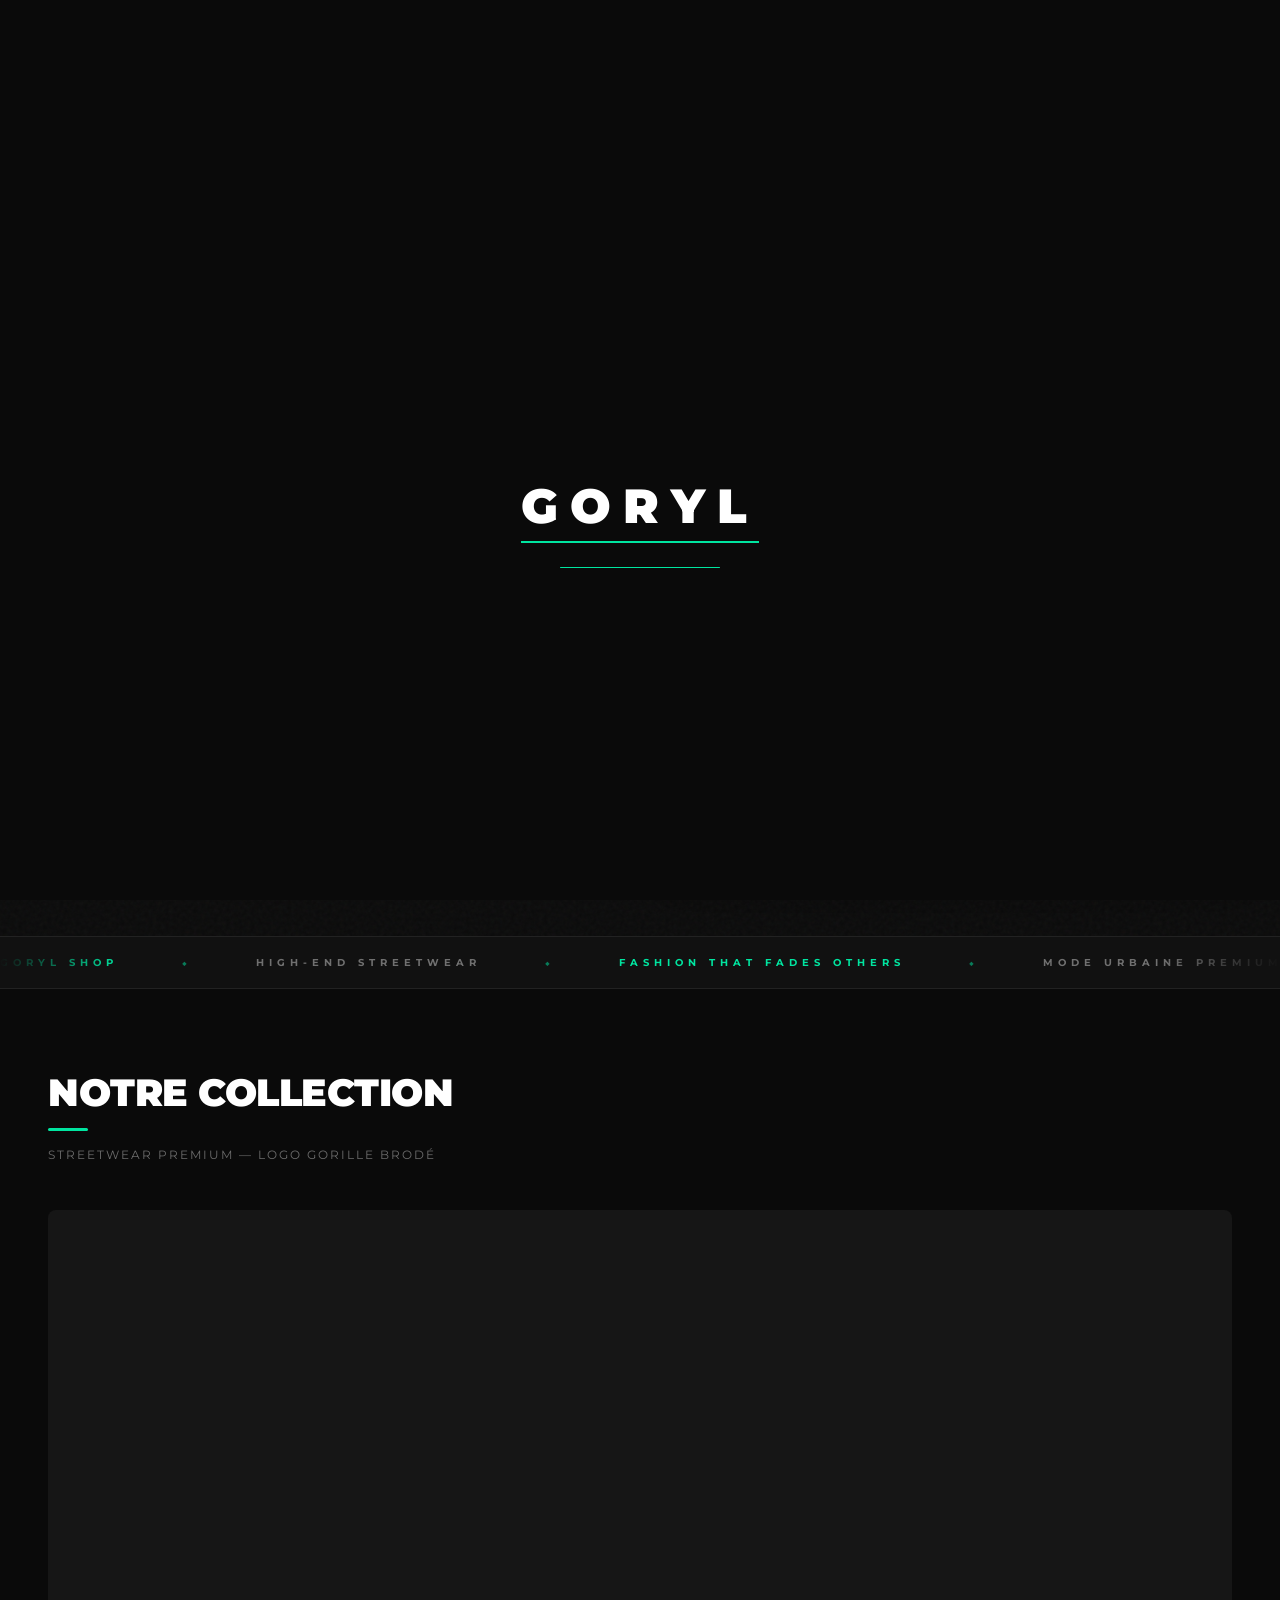
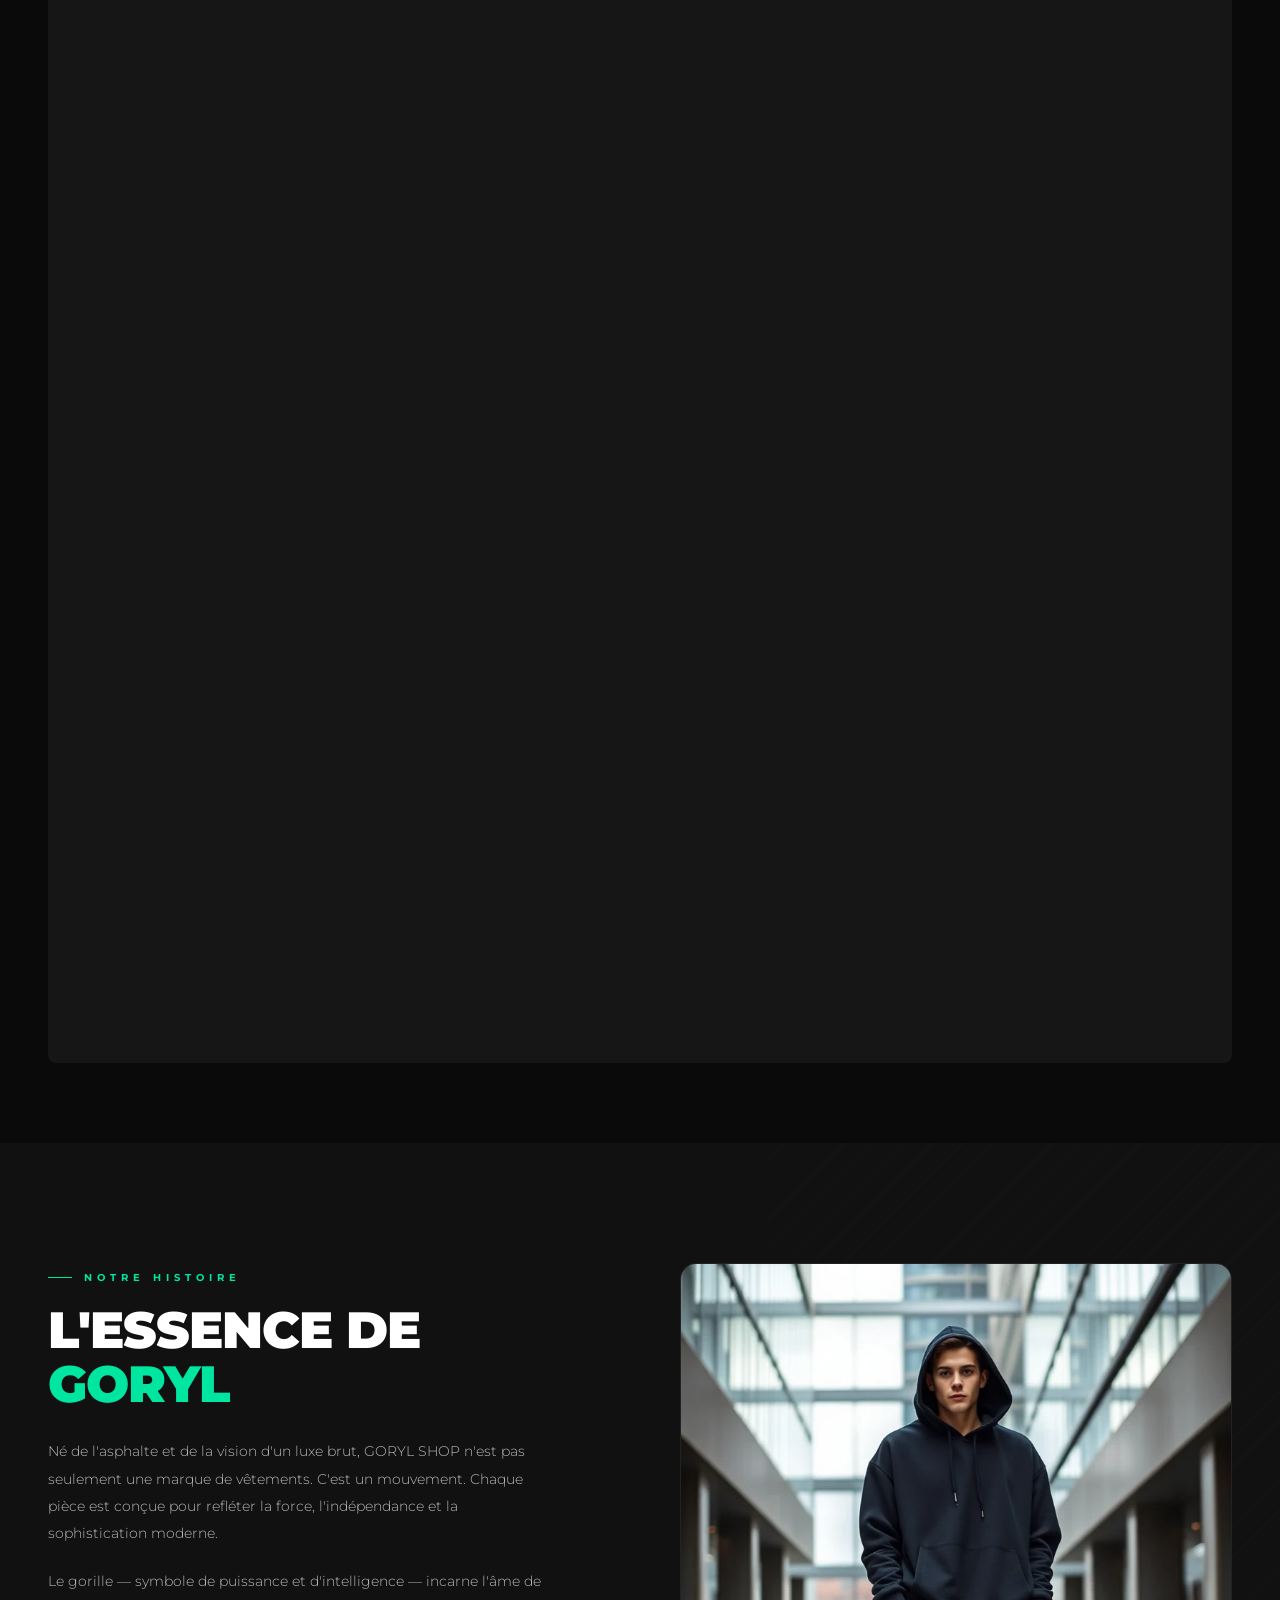
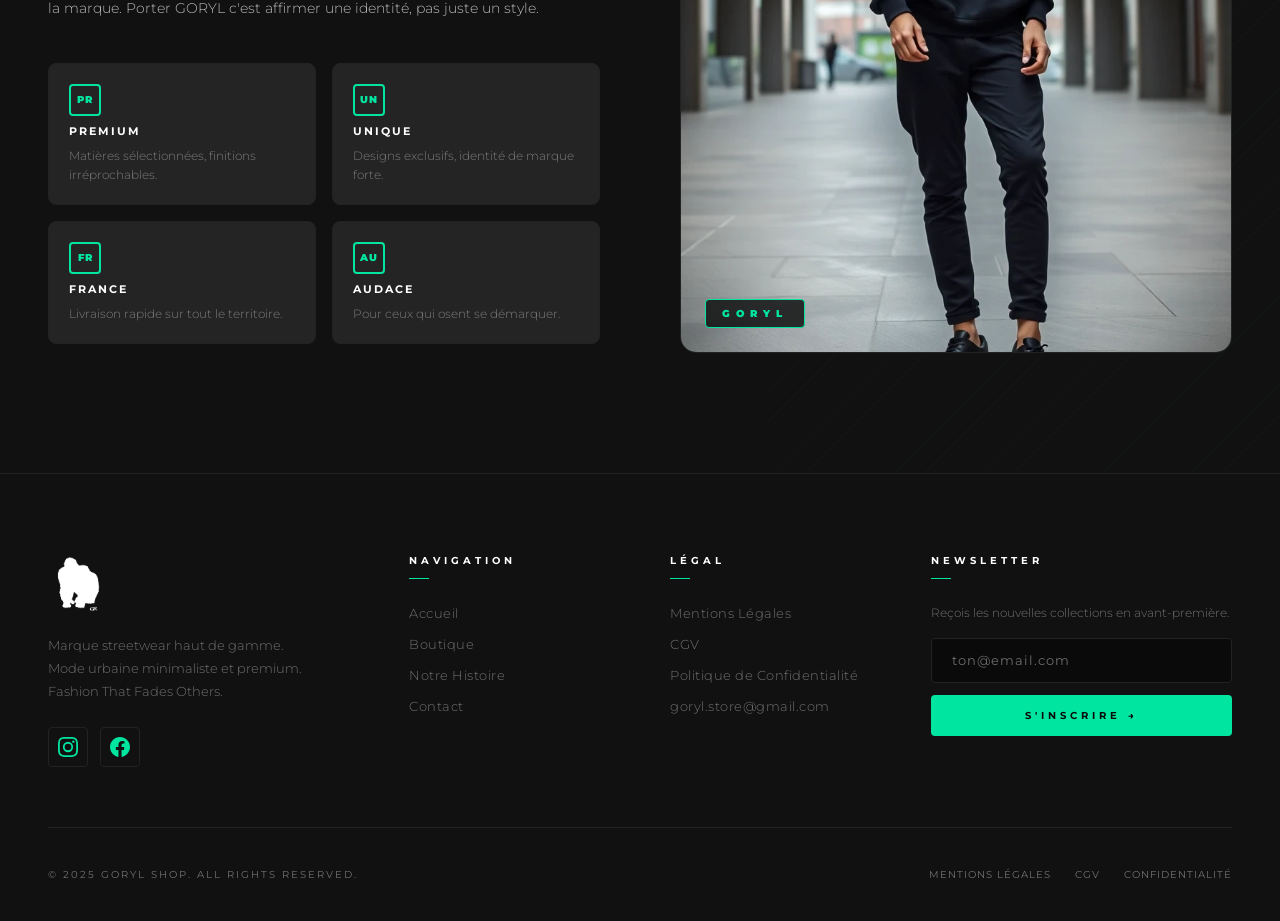
<file: index.html>
<!DOCTYPE html>
<html lang="fr" prefix="og: https://ogp.me/ns#">
<head>
    <meta charset="UTF-8">
    <meta name="viewport" content="width=device-width, initial-scale=1.0">

    <!-- SEO -->
    <title>GORYL SHOP | Marque Streetwear Premium Logo Gorille</title>

    <meta name="description" content="GORYL SHOP — Marque streetwear haut de gamme. T-shirts et hoodies brodés logo gorille. Mode urbaine minimaliste et premium. Livraison France. Fashion That Fades Others.">
    <meta name="keywords" content="goryl shop, marque streetwear france, streetwear premium, hoodie brodé gorille, t-shirt logo gorille, mode urbaine premium, marque streetwear français, vêtement streetwear haut de gamme, gorille mode, streetwear minimaliste france">
    <meta name="author" content="GORYL SHOP">
    <meta name="robots" content="index, follow, max-snippet:-1, max-image-preview:large, max-video-preview:-1">
    <meta name="googlebot" content="index, follow">
    <meta name="language" content="French">
    <meta http-equiv="content-language" content="fr-FR">
    <link rel="canonical" href="https://goryl-shop.com/">

    <!-- Open Graph -->
    <meta property="og:type" content="website">
    <meta property="og:site_name" content="GORYL SHOP">
    <meta property="og:title" content="GORYL SHOP | Marque Streetwear Premium Logo Gorille">
    <meta property="og:description" content="Marque streetwear haut de gamme. T-shirts et hoodies brodés logo gorille. Mode urbaine minimaliste et premium. Fashion That Fades Others.">
    <meta property="og:url" content="https://goryl-shop.com/">
    <meta property="og:image" content="https://goryl-shop.com/MODEL%201.webp">
    <meta property="og:image:width" content="1200">
    <meta property="og:image:height" content="630">
    <meta property="og:image:alt" content="GORYL SHOP — Streetwear Premium">
    <meta property="og:locale" content="fr_FR">

    <!-- Twitter -->
    <meta name="twitter:card" content="summary_large_image">
    <meta name="twitter:title" content="GORYL SHOP | Marque Streetwear Premium Logo Gorille">
    <meta name="twitter:description" content="Marque streetwear haut de gamme. T-shirts et hoodies brodés logo gorille. Mode urbaine minimaliste et premium. Fashion That Fades Others.">
    <meta name="twitter:image" content="https://goryl-shop.com/MODEL%201.webp">
    <meta name="twitter:image:alt" content="GORYL SHOP — Streetwear Premium">

    <!-- JSON-LD -->
    <script type="application/ld+json">
    {
        "@context": "https://schema.org",
        "@graph": [
            {
                "@type": "ClothingStore",
                "@id": "https://goryl-shop.com/#store",
                "name": "GORYL SHOP",
                "description": "Marque streetwear haut de gamme. T-shirts et hoodies avec logo gorille brodé. Mode urbaine minimaliste et premium.",
                "url": "https://goryl-shop.com",
                "logo": "https://goryl-shop.com/GOLYL77.webp",
                "image": "https://goryl-shop.com/MODEL%201.webp",
                "email": "goryl.store@gmail.com",
                "address": { "@type": "PostalAddress", "addressCountry": "FR" },
                "sameAs": [
                    "https://www.facebook.com/GORYL.SHOP",
                    "https://www.instagram.com/goryl.shop"
                ],
                "priceRange": "€€",
                "currenciesAccepted": "EUR",
                "paymentAccepted": "Credit Card, PayPal",
                "areaServed": "FR"
            },
            {
                "@type": "WebSite",
                "@id": "https://goryl-shop.com/#website",
                "url": "https://goryl-shop.com",
                "name": "GORYL SHOP",
                "description": "Marque Streetwear Premium Logo Gorille",
                "publisher": { "@id": "https://goryl-shop.com/#store" },
                "potentialAction": {
                    "@type": "SearchAction",
                    "target": "https://goryl-shop.com/#shop?q={search_term_string}",
                    "query-input": "required name=search_term_string"
                }
            },
            {
                "@type": "WebPage",
                "@id": "https://goryl-shop.com/#webpage",
                "url": "https://goryl-shop.com",
                "name": "GORYL SHOP | Marque Streetwear Premium Logo Gorille",
                "isPartOf": { "@id": "https://goryl-shop.com/#website" },
                "about": { "@id": "https://goryl-shop.com/#store" },
                "description": "Boutique streetwear haut de gamme. T-shirts et hoodies brodés logo gorille. Mode urbaine minimaliste et premium.",
                "inLanguage": "fr-FR"
            }
        ]
    }
    </script>

    <!-- Fonts non-bloquantes -->
    <link rel="preconnect" href="https://fonts.googleapis.com">
    <link rel="preconnect" href="https://fonts.gstatic.com" crossorigin>
    <link href="https://fonts.googleapis.com/css2?family=Montserrat:wght@300;400;700;900&display=swap"
          rel="stylesheet" media="print" onload="this.media='all'">
    <noscript>
        <link href="https://fonts.googleapis.com/css2?family=Montserrat:wght@300;400;700;900&display=swap" rel="stylesheet">
    </noscript>

    <!-- LCP -->
    <link rel="preload" as="image" href="MODEL 1.webp">

    <link rel="stylesheet" href="style.css">
</head>

<body>
    <!-- PRELOADER -->
    <div id="preloader">
        <div class="preloader-content">
            <img src="palm_frame.webp" alt="" class="palm-frame" width="120" height="120" aria-hidden="true">
            <div class="preloader-text">GORYL</div>
            <div class="preloader-bar"><div class="preloader-bar-fill"></div></div>
        </div>
    </div>

    <!-- MENU MOBILE -->
    <nav class="mobile-menu" id="mobile-menu" role="navigation" aria-label="Menu mobile">
        <a href="#home" onclick="closeMobileMenu()">Accueil</a>
        <a href="#shop" onclick="closeMobileMenu()">Boutique</a>
        <a href="#history" onclick="closeMobileMenu()">Notre Histoire</a>
        <a href="#contact" onclick="closeMobileMenu()">Contact</a>
    </nav>

    <!-- HEADER -->
    <header id="main-header">
        <div class="header-container">
            <div class="logo-text">GORYL</div>

            <nav class="nav-links" role="navigation" aria-label="Navigation principale">
                <a href="#home">Accueil</a>
                <a href="#shop">Boutique</a>
                <a href="#history">Notre Histoire</a>
                <a href="#contact">Contact</a>
            </nav>

            <div class="header-icons" id="header-icons">
                <img src="GOLYL77.webp" alt="GORYL SHOP" class="mini-logo" width="32" height="32">
            </div>

            <button class="burger" id="burger" aria-label="Ouvrir le menu" aria-expanded="false" aria-controls="mobile-menu">
                <span></span><span></span><span></span>
            </button>
        </div>
    </header>

    <main>
        <!-- HERO -->
        <section id="home" class="hero">
            <div class="hero-content">
                <div class="hero-left">
                    <div class="hero-eyebrow">Collection 2025</div>

                    <h1 class="reveal-text">
                        Fashion That
                        <em>Fades Others.</em>
                    </h1>

                    <p class="reveal-subtext">
                        Minimaliste. Premium. Streetwear redéfini
                        pour ceux qui osent se démarquer avec élégance.
                    </p>

                    <div class="hero-cta-group">
                        <a href="#shop" class="cta-button">
                            <span>Explorer la collection</span>
                            <span class="arrow">→</span>
                        </a>
                        <a href="#history" class="cta-secondary">Notre histoire</a>
                    </div>

                    <div class="hero-stats">
                        <div class="stat-item"><span class="stat-number">100%</span><span class="stat-label">Premium</span></div>
                        <div class="stat-item"><span class="stat-number">FR</span><span class="stat-label">Livraison</span></div>
                        <div class="stat-item"><span class="stat-number">∞</span><span class="stat-label">Style unique</span></div>
                    </div>
                </div>

                <!-- CAROUSEL (6 slides : 3 MODEL + 1 vidéo + 2 Gemini) -->
                <div class="hero-right">
                    <div class="carousel" role="region" aria-label="Galerie produits GORYL">
                        <div class="carousel-inner">

                            <!-- Slide 1 : MODEL 1 -->
                            <div class="carousel-item active">
                                <img src="MODEL 1.webp" alt="GORYL — Model 1" width="600" height="800" fetchpriority="high" loading="eager">
                            </div>

                            <!-- Slide 2 : MODEL 2 -->
                            <div class="carousel-item">
                                <img src="MODEL 2.webp" alt="GORYL — Model 2" width="600" height="800" loading="lazy">
                            </div>

                            <!-- Slide 3 : MODEL 3 -->
                            <div class="carousel-item">
                                <img src="MODEL3.webp" alt="GORYL — Model 3" width="600" height="800" loading="lazy">
                            </div>

                            <!-- Slide 4 : VIDÉO PUB OASIS -->
                            <div class="carousel-item" data-video="true">
                                <video src="PUB GORYL OASIS CARIBEEN.mp4"
                                       width="600" height="800"
                                       muted playsinline preload="auto"
                                       style="width:100%; height:100%; object-fit:cover; display:block;">
                                </video>
                            </div>

                            <!-- Slide 5 : Gemini 1 -->
                            <div class="carousel-item">
                                <img src="Gemini_Generated_Image_cr58eocr58eocr58.webp" alt="Collection GORYL — T-shirt logo gorille blanc" width="600" height="800" loading="lazy">
                            </div>

                            <!-- Slide 6 : Gemini 2 -->
                            <div class="carousel-item">
                                <img src="Gemini_Generated_Image_u29swcu29swcu29s.webp" alt="Collection GORYL — Hoodie streetwear premium" width="600" height="800" loading="lazy">
                            </div>

                        </div>

                        <!-- 6 dots -->
                        <div class="carousel-indicators" role="tablist" aria-label="Slides">
                            <span class="dot active" data-index="0" role="tab" aria-selected="true"  aria-label="Slide 1" tabindex="0"></span>
                            <span class="dot"        data-index="1" role="tab" aria-selected="false" aria-label="Slide 2" tabindex="0"></span>
                            <span class="dot"        data-index="2" role="tab" aria-selected="false" aria-label="Slide 3" tabindex="0"></span>
                            <span class="dot"        data-index="3" role="tab" aria-selected="false" aria-label="Slide 4" tabindex="0"></span>
                            <span class="dot"        data-index="4" role="tab" aria-selected="false" aria-label="Slide 5" tabindex="0"></span>
                            <span class="dot"        data-index="5" role="tab" aria-selected="false" aria-label="Slide 6" tabindex="0"></span>
                        </div>
                    </div>
                </div>

            </div>
        </section>

        <!-- BANDE DÉFILANTE -->
        <div class="brand-strip" aria-hidden="true">
            <div class="brand-strip-inner">
                <span class="accent">GORYL SHOP</span><span class="sep">◆</span><span>High-End Streetwear</span>
                <span class="sep">◆</span><span class="accent">Fashion That Fades Others</span>
                <span class="sep">◆</span><span>Mode Urbaine Premium</span><span class="sep">◆</span>
                <span class="accent">Collection 2025</span><span class="sep">◆</span><span>Minimaliste · Premium · Unique</span><span class="sep">◆</span>

                <span class="accent">GORYL SHOP</span><span class="sep">◆</span><span>High-End Streetwear</span>
                <span class="sep">◆</span><span class="accent">Fashion That Fades Others</span>
                <span class="sep">◆</span><span>Mode Urbaine Premium</span><span class="sep">◆</span>
                <span class="accent">Collection 2025</span><span class="sep">◆</span><span>Minimaliste · Premium · Unique</span><span class="sep">◆</span>
            </div>
        </div>

        <!-- SHOP -->
        <section id="shop" class="shop-section">
            <div class="shop-container-fluid">
                <h2 class="section-title">Notre Collection</h2>
                <p class="section-subtitle">Streetwear premium — Logo gorille brodé</p>

                <div id="tunetooShop">
                    <!-- SKELETON -->
                    <div id="shop-skeleton" class="skeleton-grid" aria-label="Chargement de la collection..." role="status">
                        <div class="skeleton-card"><div class="skeleton-img"></div><div class="skeleton-line"></div><div class="skeleton-line short"></div></div>
                        <div class="skeleton-card"><div class="skeleton-img"></div><div class="skeleton-line"></div><div class="skeleton-line short"></div></div>
                        <div class="skeleton-card"><div class="skeleton-img"></div><div class="skeleton-line"></div><div class="skeleton-line short"></div></div>
                        <div class="skeleton-card"><div class="skeleton-img"></div><div class="skeleton-line"></div><div class="skeleton-line short"></div></div>
                        <div class="skeleton-card"><div class="skeleton-img"></div><div class="skeleton-line"></div><div class="skeleton-line short"></div></div>
                        <div class="skeleton-card"><div class="skeleton-img"></div><div class="skeleton-line"></div><div class="skeleton-line short"></div></div>
                    </div>

                    <!-- IFRAME -->
                    <iframe id="tunetooIframe" data-src="https://goryl-shop.tunetoo.com" width="100%" height="1453" frameborder="0"
                            title="Boutique GORYL — collection streetwear premium" aria-label="Boutique GORYL"
                            style="display:block; border:none; opacity:0; transition: opacity 0.8s ease;">
                    </iframe>
                </div>
            </div>
        </section>

        <!-- HISTOIRE -->
        <section id="history" class="history-section">
            <div class="history-grid">
                <div class="history-text">
                    <div class="history-eyebrow">Notre Histoire</div>
                    <h3>L'Essence de <span>GORYL</span></h3>

                    <p>
                        Né de l'asphalte et de la vision d'un luxe brut,
                        GORYL SHOP n'est pas seulement une marque de vêtements.
                        C'est un mouvement. Chaque pièce est conçue pour refléter
                        la force, l'indépendance et la sophistication moderne.
                    </p>

                    <p>
                        Le gorille — symbole de puissance et d'intelligence —
                        incarne l'âme de la marque. Porter GORYL c'est affirmer
                        une identité, pas juste un style.
                    </p>

                    <div class="history-values">
                        <div class="value-item"><div class="value-icon">PR</div><div class="value-title">Premium</div><div class="value-desc">Matières sélectionnées, finitions irréprochables.</div></div>
                        <div class="value-item"><div class="value-icon">UN</div><div class="value-title">Unique</div><div class="value-desc">Designs exclusifs, identité de marque forte.</div></div>
                        <div class="value-item"><div class="value-icon">FR</div><div class="value-title">France</div><div class="value-desc">Livraison rapide sur tout le territoire.</div></div>
                        <div class="value-item"><div class="value-icon">AU</div><div class="value-title">Audace</div><div class="value-desc">Pour ceux qui osent se démarquer.</div></div>
                    </div>
                </div>

                <div class="history-image">
                    <div class="history-image-frame">
                        <img src="hero_streetwear_1.webp" alt="GORYL SHOP — Streetwear premium" width="600" height="750" loading="lazy">
                    </div>
                </div>
            </div>
        </section>
    </main>

    <!-- FOOTER -->
    <footer id="contact">
        <div class="footer-container">
            <div class="footer-top">
                <div class="footer-brand">
                    <div class="footer-logo">
                        <img src="GOLYL77.webp" alt="GORYL SHOP Logo" loading="lazy" width="60" height="60">
                    </div>
                    <p>
                        Marque streetwear haut de gamme.
                        Mode urbaine minimaliste et premium.
                        Fashion That Fades Others.
                    </p>
                    <div class="social-links">
                        <a href="https://www.instagram.com/goryl.shop" target="_blank" rel="noopener noreferrer" class="social-link" aria-label="Instagram GORYL SHOP">
                            <svg width="20" height="20" viewBox="0 0 24 24" fill="none" xmlns="http://www.w3.org/2000/svg">
                                <path d="M12 2.163c3.204 0 3.584.012 4.85.07 3.252.148 4.771 1.691 4.919 4.919.058 1.265.069 1.645.069 4.849 0 3.205-.012 3.584-.069 4.849-.149 3.225-1.664 4.771-4.919 4.919-1.266.058-1.644.07-4.85.07-3.204 0-3.584-.012-4.849-.07-3.26-.149-4.771-1.699-4.919-4.92-.058-1.265-.07-1.644-.07-4.849 0-3.204.013-3.583.07-4.849.149-3.227 1.664-4.771 4.919-4.919 1.266-.057 1.645-.069 4.849-.069zM12 0C8.741 0 8.333.014 7.053.072 2.695.272.273 2.69.073 7.052.014 8.333 0 8.741 0 12c0 3.259.014 3.668.072 4.948.2 4.358 2.618 6.78 6.98 6.98C8.333 23.986 8.741 24 12 24c3.259 0 3.668-.014 4.948-.072 4.354-.2 6.782-2.618 6.979-6.98.059-1.28.073-1.689.073-4.948 0-3.259-.014-3.667-.072-4.947-.196-4.354-2.617-6.78-6.979-6.98C15.668.014 15.259 0 12 0zm0 5.838a6.162 6.162 0 100 12.324 6.162 6.162 0 000-12.324zM12 16a4 4 0 110-8 4 4 0 010 8zm6.406-11.845a1.44 1.44 0 100 2.881 1.44 1.44 0 000-2.881z" fill="#00E5A0"/>
                            </svg>
                        </a>
                        <a href="https://www.facebook.com/GORYL.SHOP" target="_blank" rel="noopener noreferrer" class="social-link" aria-label="Facebook GORYL SHOP">
                            <svg width="20" height="20" viewBox="0 0 24 24" fill="none" xmlns="http://www.w3.org/2000/svg">
                                <path d="M24 12.073c0-6.627-5.373-12-12-12s-12 5.373-12 12c0 5.99 4.388 10.954 10.125 11.854v-8.385H7.078v-3.47h3.047V9.43c0-3.007 1.792-4.669 4.533-4.669 1.312 0 2.686.235 2.686.235v2.953H15.83c-1.491 0-1.956.925-1.956 1.874v2.25h3.328l-.532 3.47h-2.796v8.385C19.612 23.027 24 18.062 24 12.073z" fill="#00E5A0"/>
                            </svg>
                        </a>
                    </div>
                </div>

                <div class="footer-col">
                    <h4>Navigation</h4>
                    <ul>
                        <li><a href="#home">Accueil</a></li>
                        <li><a href="#shop">Boutique</a></li>
                        <li><a href="#history">Notre Histoire</a></li>
                        <li><a href="#contact">Contact</a></li>
                    </ul>
                </div>

                <div class="footer-col">
                    <h4>Légal</h4>
                    <ul>
                        <li><a href="mentions.html">Mentions Légales</a></li>
                        <li><a href="#">CGV</a></li>
                        <li><a href="#">Politique de Confidentialité</a></li>
                        <li><a href="mailto:goryl.store@gmail.com">goryl.store@gmail.com</a></li>
                    </ul>
                </div>

                <div class="footer-col">
                    <h4>Newsletter</h4>
                    <form class="newsletter-form" onsubmit="handleNewsletter(event)" novalidate>
                        <p>Reçois les nouvelles collections en avant-première.</p>
                        <input type="email" placeholder="ton@email.com" required aria-label="Adresse email pour la newsletter">
                        <button type="submit">S'inscrire →</button>
                    </form>
                </div>
            </div>

            <div class="footer-bottom">
                <p>&copy; 2025 GORYL SHOP. All Rights Reserved.</p>
                <div class="footer-legal">
                    <a href="mentions.html">Mentions Légales</a>
                    <a href="#">CGV</a>
                    <a href="#">Confidentialité</a>
                </div>
            </div>
        </div>
    </footer>

    <!-- SCRIPTS -->
    <script>
    // ─── PRELOADER ─────────────────────────────────────
    (function () {
        const preloader = document.getElementById('preloader');
        if (!preloader) return;

        function hidePreloader() {
            preloader.classList.add('fade-out');
            setTimeout(() => {
                preloader.style.display = 'none';
                document.body.style.overflow = 'auto';
                const revealText = document.querySelector('.reveal-text');
                const revealSub = document.querySelector('.reveal-subtext');
                if (revealText) revealText.classList.add('visible');
                setTimeout(() => { if (revealSub) revealSub.classList.add('visible'); }, 1000);
            }, 1000);
        }

        if (document.readyState !== 'loading') {
            setTimeout(hidePreloader, 3000);
        } else {
            document.addEventListener('DOMContentLoaded', () => setTimeout(hidePreloader, 3000));
        }
    })();

    // ─── BURGER MENU ───────────────────────────────────
    const burger = document.getElementById('burger');
    const mobileMenu = document.getElementById('mobile-menu');

    function closeMobileMenu() {
        if (burger) burger.classList.remove('active');
        if (mobileMenu) mobileMenu.classList.remove('open');
        if (burger) burger.setAttribute('aria-expanded', 'false');
        document.body.style.overflow = 'auto';
    }

    if (burger && mobileMenu) {
        burger.addEventListener('click', () => {
            const isOpen = mobileMenu.classList.toggle('open');
            burger.classList.toggle('active', isOpen);
            burger.setAttribute('aria-expanded', String(isOpen));
            document.body.style.overflow = isOpen ? 'hidden' : 'auto';
        });
    }

    document.addEventListener('keydown', (e) => {
        if (e.key === 'Escape') closeMobileMenu();
    });

    // ─── STICKY HEADER ─────────────────────────────────
    (function () {
        const header = document.getElementById('main-header');
        if (!header) return;
        window.addEventListener('scroll', () => {
            header.classList.toggle('scrolled', window.scrollY > 50);
        }, { passive: true });
    })();

    // ─── HEADER ICONS VISIBILITY ───────────────────────
    (function () {
        const headerIcons = document.getElementById('header-icons');
        const shopSection = document.getElementById('shop');
        if (!headerIcons || !shopSection) return;

        new IntersectionObserver((entries) => {
            headerIcons.classList.toggle('hidden', entries[0].isIntersecting);
        }, { threshold: 0.2 }).observe(shopSection);
    })();

    // ─── IFRAME LAZY LOAD — OPTION 1 (scroll-based + skeleton 2s max) ──
    (function () {
        const iframe = document.getElementById('tunetooIframe');
        const skeleton = document.getElementById('shop-skeleton');
        const shop = document.getElementById('shop');
        if (!iframe || !shop) return;

        let loaded = false;
        let skeletonTimer = null;

        function showIframe() {
            if (skeleton) skeleton.style.display = 'none';
            iframe.style.opacity = '1';
        }

        function loadIframe() {
            if (loaded) return;
            loaded = true;
            iframe.src = iframe.dataset.src;
            skeletonTimer = setTimeout(showIframe, 2000);
            iframe.addEventListener('load', function onLoad() {
                iframe.removeEventListener('load', onLoad);
                clearTimeout(skeletonTimer);
                showIframe();
            });
        }

        new IntersectionObserver(
            (entries) => { if (entries[0].isIntersecting) loadIframe(); },
            { rootMargin: '300px' }
        ).observe(shop);
    })();

    // ─── CAROUSEL (avec vidéo auto-next) ───────────────
    (function () {
        const dots = document.querySelectorAll('.dot');
        const items = document.querySelectorAll('.carousel-item');
        if (!dots.length || !items.length) return;

        let current = 0;
        let interval = null;

        function stopAuto() {
            if (interval) { clearInterval(interval); interval = null; }
        }

        function showSlide(index) {
            items.forEach(i => i.classList.remove('active'));
            dots.forEach(d => {
                d.classList.remove('active');
                d.setAttribute('aria-selected', 'false');
            });
            items[index].classList.add('active');
            dots[index].classList.add('active');
            dots[index].setAttribute('aria-selected', 'true');
            current = index;
            stopAuto();
            const currentItem = items[index];
            const video = currentItem.querySelector('video');
            if (video) {
                video.currentTime = 0;
                video.play();
                video.addEventListener('ended', function onEnd() {
                    video.removeEventListener('ended', onEnd);
                    showSlide((current + 1) % items.length);
                }, { once: true });
            } else {
                interval = setInterval(() => {
                    showSlide((current + 1) % items.length);
                }, 5000);
            }
        }

        showSlide(0);

        dots.forEach((dot, i) => {
            dot.addEventListener('click', () => showSlide(i));
            dot.addEventListener('keydown', (e) => {
                if (e.key === 'Enter' || e.key === ' ') {
                    e.preventDefault();
                    showSlide(i);
                }
            });
        });
    })();

    // ─── NEWSLETTER ────────────────────────────────────
    function handleNewsletter(e) {
        e.preventDefault();
        const input = e.target.querySelector('input[type="email"]');
        const button = e.target.querySelector('button');
        if (!input || !input.value) return;
        button.textContent = 'Inscription confirmée ✓';
        button.style.background = '#00E5A0';
        button.style.color = '#0a0a0a';
        input.value = '';
        input.disabled = true;
        setTimeout(() => {
            button.textContent = "S'inscrire →";
            button.style.background = '';
            button.style.color = '';
            input.disabled = false;
        }, 3000);
    }

    // ─── TUNETOO ───────────────────────────────────────
    var btq_config = { btq: 'goryl-shop', content: '2917', version: 5 };
    </script>

    <script defer src="https://www.tunetoo.com/boutique/js/iframe-42809-btq.js"></script>

</body>
</html>
</file>
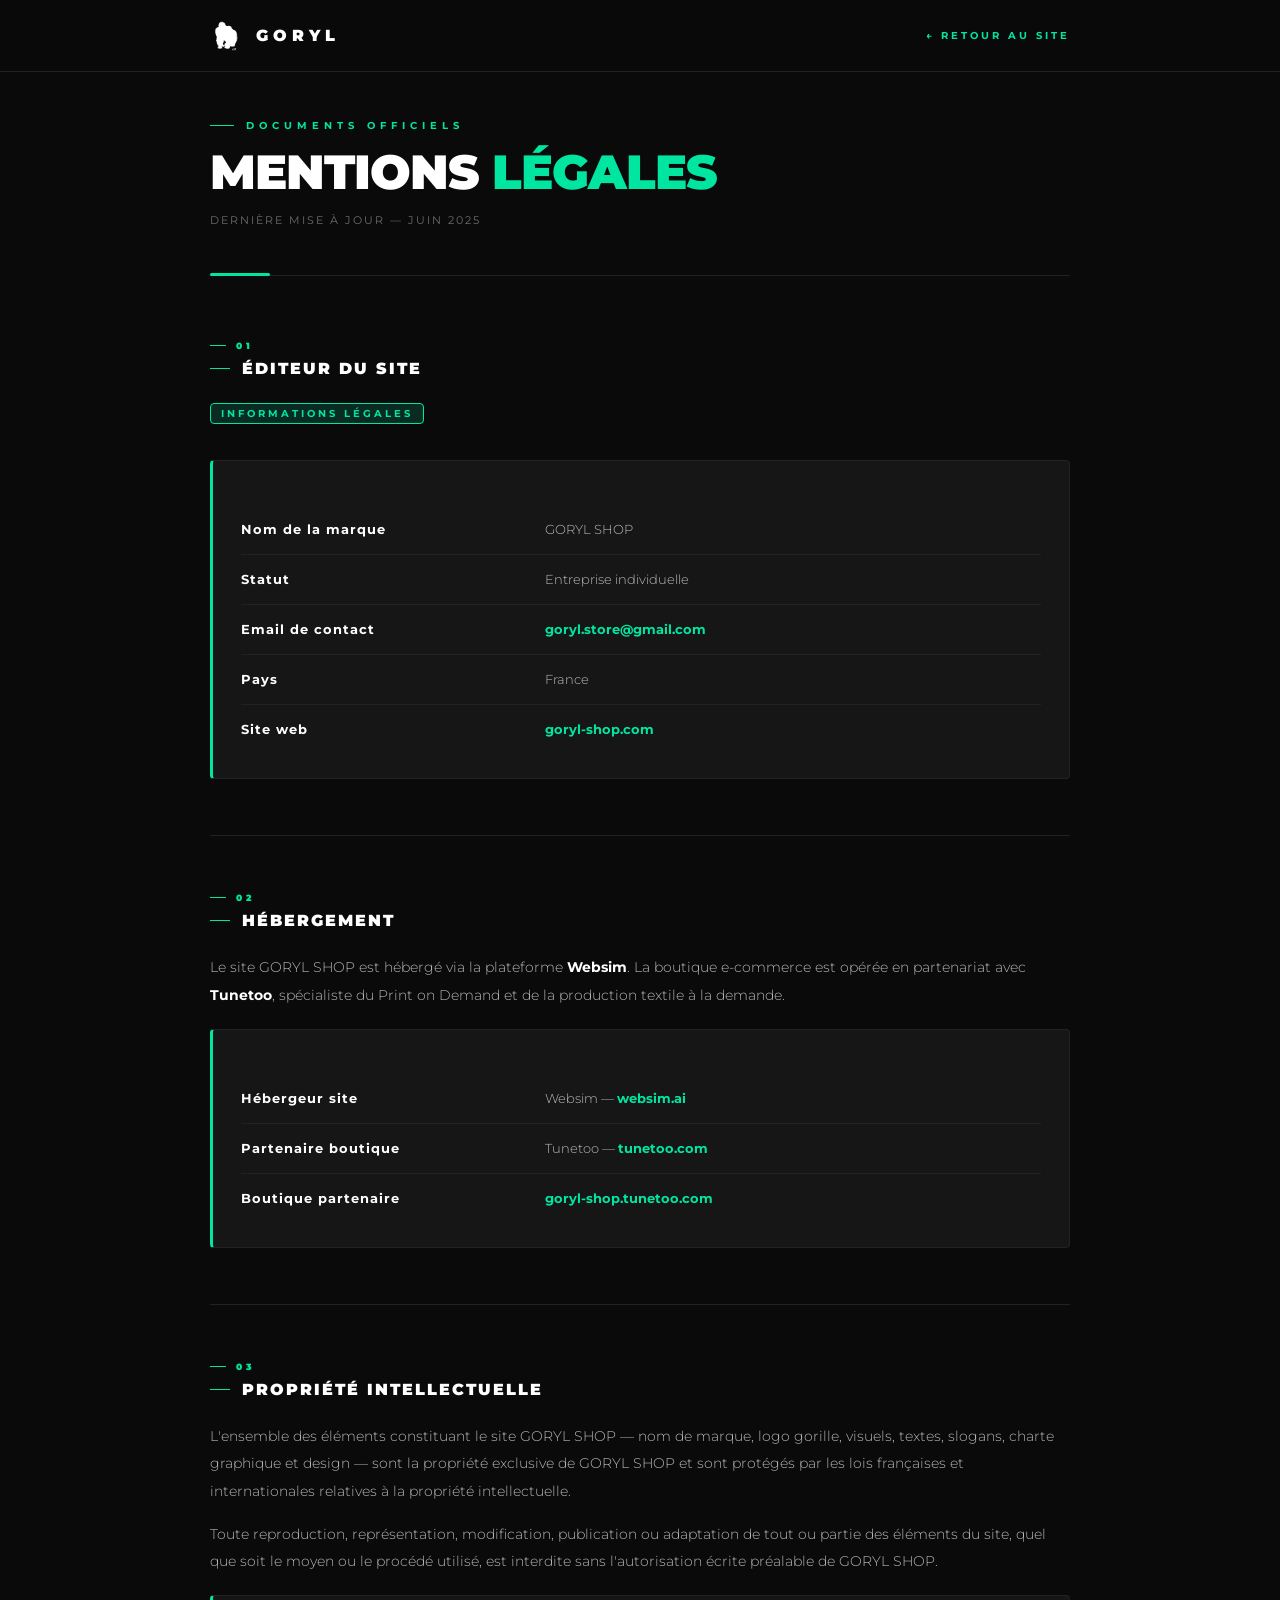
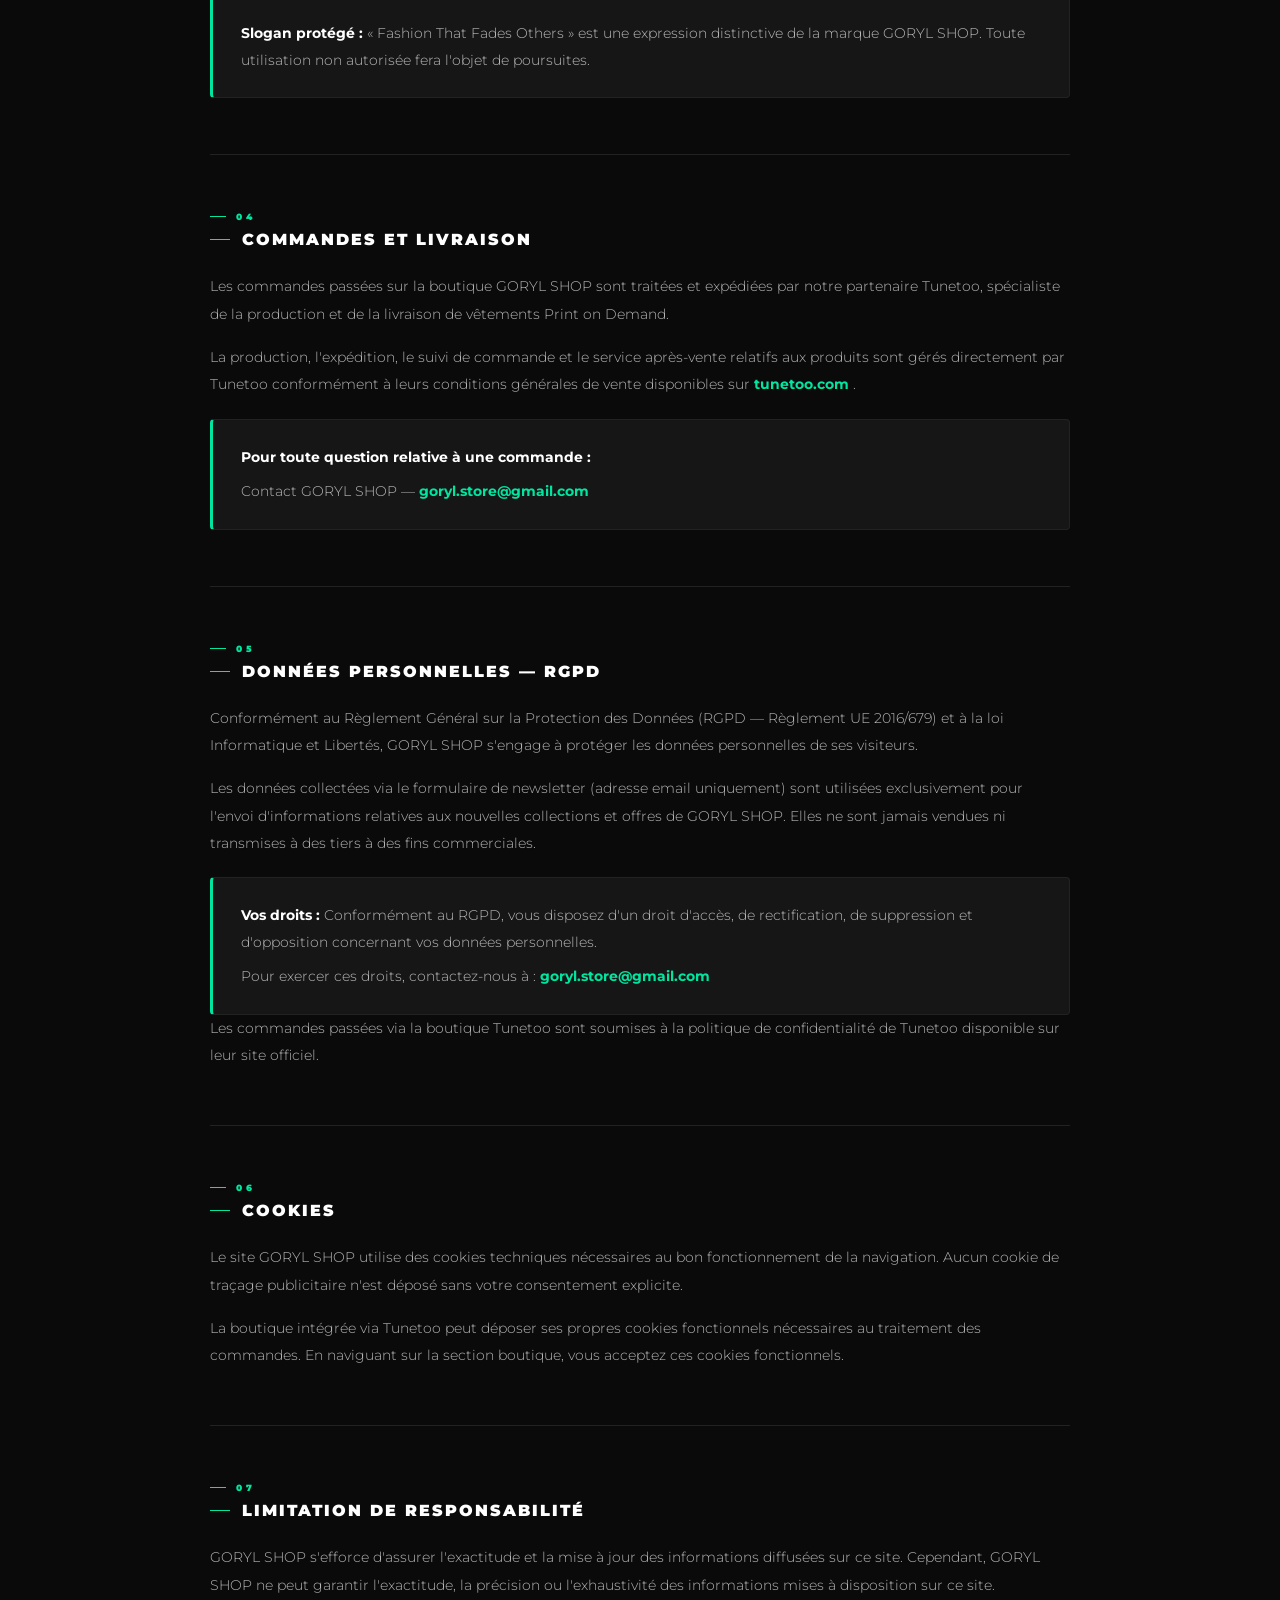
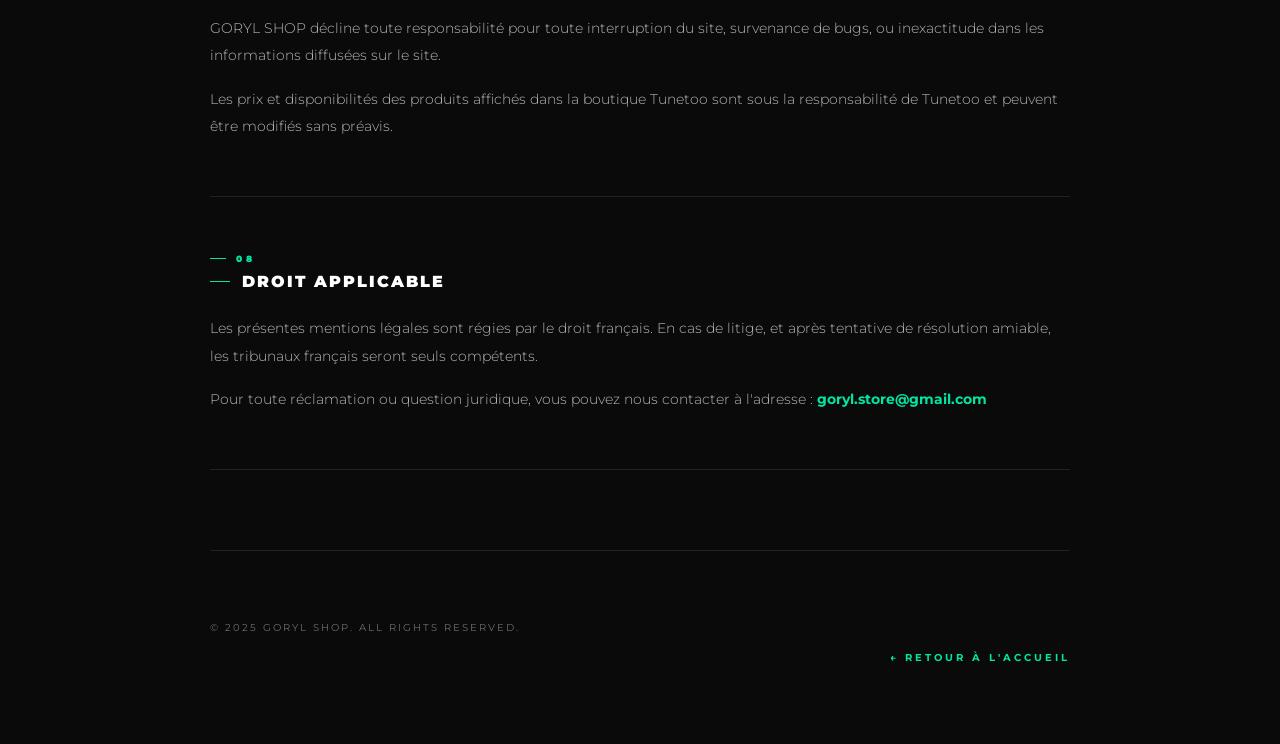
<file: mentions.html>
<!DOCTYPE html>
<html lang="fr">
<head>
    <meta charset="UTF-8">
    <meta name="viewport" content="width=device-width, initial-scale=1.0">

    <title>Mentions Légales — GORYL SHOP</title>

    <meta name="description" content="Mentions légales de GORYL SHOP — Marque streetwear premium. Informations légales, éditeur, hébergement et politique de confidentialité.">
    <meta name="robots" content="noindex, follow">

    <!-- Fonts non-bloquantes -->
    <link rel="preconnect" href="https://fonts.googleapis.com">
    <link rel="preconnect" href="https://fonts.gstatic.com" crossorigin>
    <link href="https://fonts.googleapis.com/css2?family=Montserrat:wght@300;400;700;900&display=swap"
          rel="stylesheet" media="print" onload="this.media='all'">
    <noscript>
        <link href="https://fonts.googleapis.com/css2?family=Montserrat:wght@300;400;700;900&display=swap"
              rel="stylesheet">
    </noscript>

    <link rel="stylesheet" href="style.css">

    <style>
        /* ── Override body pour page légale ── */
        body {
            background: var(--black);
            color: var(--white);
            overflow-y: auto;
        }

        /* ── Header minimal ── */
        .legal-nav {
            position: fixed;
            top: 0;
            left: 0;
            right: 0;
            height: 72px;
            background: rgba(10, 10, 10, 0.95);
            backdrop-filter: blur(20px);
            -webkit-backdrop-filter: blur(20px);
            border-bottom: 1px solid var(--black-border);
            display: flex;
            align-items: center;
            padding: 0 48px;
            z-index: 100;
        }

        .legal-nav-inner {
            width: 100%;
            max-width: 860px;
            margin: 0 auto;
            display: flex;
            align-items: center;
            justify-content: space-between;
        }

        .legal-nav-logo {
            display: flex;
            align-items: center;
            gap: 14px;
            text-decoration: none;
        }

        .legal-nav-logo img {
            width: 32px;
            height: 32px;
            object-fit: contain;
            filter: brightness(0) invert(1);
        }

        .legal-nav-logo span {
            font-size: 1rem;
            font-weight: 900;
            letter-spacing: 5px;
            color: var(--white);
            text-transform: uppercase;
        }

        .legal-nav-back {
            display: inline-flex;
            align-items: center;
            gap: 10px;
            font-size: 0.65rem;
            font-weight: 700;
            letter-spacing: 3px;
            text-transform: uppercase;
            color: var(--mint);
            text-decoration: none;
            transition: gap 0.3s ease;
        }

        .legal-nav-back:hover { gap: 16px; }

        /* ── Page ── */
        .legal-page {
            min-height: 100vh;
            padding: 120px 48px 80px;
        }

        .legal-container {
            max-width: 860px;
            margin: 0 auto;
        }

        /* ── En-tête page ── */
        .legal-page-header {
            margin-bottom: 64px;
            padding-bottom: 48px;
            border-bottom: 1px solid var(--black-border);
            position: relative;
        }

        .legal-page-header::after {
            content: '';
            position: absolute;
            bottom: -1px;
            left: 0;
            width: 60px;
            height: 3px;
            background: var(--mint);
            border-radius: 2px;
        }

        .legal-eyebrow {
            font-size: 0.6rem;
            font-weight: 700;
            letter-spacing: 5px;
            text-transform: uppercase;
            color: var(--mint);
            margin-bottom: 16px;
            display: flex;
            align-items: center;
            gap: 12px;
        }

        .legal-eyebrow::before {
            content: '';
            display: block;
            width: 24px;
            height: 1px;
            background: var(--mint);
        }

        .legal-page-title {
            font-size: clamp(2rem, 4vw, 3rem);
            font-weight: 900;
            letter-spacing: -1px;
            text-transform: uppercase;
            color: var(--white);
            line-height: 1.05;
            margin-bottom: 16px;
        }

        .legal-page-title span { color: var(--mint); }

        .legal-date {
            font-size: 0.7rem;
            font-weight: 400;
            letter-spacing: 2px;
            color: var(--white-40);
            text-transform: uppercase;
        }

        /* ── Sections ── */
        .legal-section {
            margin-bottom: 56px;
            padding-bottom: 56px;
            border-bottom: 1px solid var(--black-border);
        }

        .legal-section:last-of-type {
            border-bottom: none;
            margin-bottom: 0;
        }

        .legal-section-number {
            font-size: 0.55rem;
            font-weight: 900;
            letter-spacing: 4px;
            color: var(--mint);
            text-transform: uppercase;
            margin-bottom: 8px;
            display: flex;
            align-items: center;
            gap: 10px;
        }

        .legal-section-number::before {
            content: '';
            display: block;
            width: 16px;
            height: 1px;
            background: var(--mint);
        }

        .legal-section h2 {
            font-size: 1rem;
            font-weight: 900;
            letter-spacing: 2px;
            text-transform: uppercase;
            color: var(--white);
            margin-bottom: 24px;
        }

        .legal-section p,
        .legal-section address {
            font-size: 0.875rem;
            font-weight: 300;
            line-height: 1.95;
            color: var(--white-70);
            font-style: normal;
            margin-bottom: 16px;
        }

        .legal-section p:last-child { margin-bottom: 0; }

        .legal-section a {
            color: var(--mint);
            font-weight: 700;
            text-decoration: none;
            transition: color 0.3s ease;
        }

        .legal-section a:hover { color: var(--white); }

        /* ── Bloc highlight ── */
        .legal-highlight {
            background: var(--black-card);
            border: 1px solid var(--black-border);
            border-left: 3px solid var(--mint);
            border-radius: var(--radius-sm);
            padding: 24px 28px;
            margin-top: 20px;
        }

        .legal-highlight p {
            margin-bottom: 8px;
            font-size: 0.85rem;
        }

        .legal-highlight p:last-child { margin-bottom: 0; }

        .legal-highlight strong {
            color: var(--white);
            font-weight: 700;
        }

        /* ── Table infos ── */
        .legal-table {
            width: 100%;
            border-collapse: collapse;
            margin-top: 20px;
        }

        .legal-table tr {
            border-bottom: 1px solid var(--black-border);
        }

        .legal-table tr:last-child { border-bottom: none; }

        .legal-table td {
            padding: 14px 0;
            font-size: 0.82rem;
            font-weight: 300;
            color: var(--white-70);
            line-height: 1.6;
            vertical-align: top;
        }

        .legal-table td:first-child {
            font-weight: 700;
            color: var(--white);
            letter-spacing: 1px;
            width: 38%;
            padding-right: 24px;
        }

        /* ── Tag badge colorblind ── */
        .legal-badge {
            display: inline-flex;
            align-items: center;
            gap: 6px;
            padding: 4px 10px;
            background: var(--mint-glow);
            border: 1px solid var(--mint);
            border-radius: var(--radius-sm);
            font-size: 0.6rem;
            font-weight: 700;
            letter-spacing: 3px;
            text-transform: uppercase;
            color: var(--mint);
            margin-bottom: 16px;
        }

        /* ── Footer page légale ── */
        .legal-footer {
            margin-top: 80px;
            padding-top: 40px;
            border-top: 1px solid var(--black-border);
            display: flex;
            align-items: center;
            justify-content: space-between;
            flex-wrap: wrap;
            gap: 20px;
        }

        .legal-footer p {
            font-size: 0.65rem;
            font-weight: 400;
            letter-spacing: 2px;
            color: var(--white-40);
            text-transform: uppercase;
        }

        .back-link {
            display: inline-flex;
            align-items: center;
            gap: 12px;
            font-size: 0.65rem;
            font-weight: 700;
            letter-spacing: 3px;
            text-transform: uppercase;
            color: var(--mint);
            text-decoration: none;
            transition: gap 0.3s ease;
        }

        .back-link:hover { gap: 20px; }

        /* ── Responsive ── */
        @media (max-width: 768px) {
            .legal-nav { padding: 0 24px; }
            .legal-page { padding: 100px 24px 60px; }
            .legal-table td { display: block; width: 100%; padding: 8px 0; }
            .legal-table td:first-child { padding-bottom: 4px; }
            .legal-footer { flex-direction: column; align-items: flex-start; }
        }
    </style>
</head>
<body>

    <!-- ── NAV MINIMALE ── -->
    <nav class="legal-nav" role="navigation" aria-label="Navigation mentions légales">
        <div class="legal-nav-inner">
            <a href="index.html" class="legal-nav-logo" aria-label="Retour à l'accueil GORYL SHOP">
                <img src="GOLYL77.webp" alt="GORYL" width="32" height="32">
                <span>GORYL</span>
            </a>
            <a href="index.html" class="legal-nav-back" aria-label="Retour au site">
                ← Retour au site
            </a>
        </div>
    </nav>

    <!-- ── CONTENU ── -->
    <main class="legal-page" id="main-content">
        <div class="legal-container">

            <!-- EN-TÊTE -->
            <div class="legal-page-header">
                <div class="legal-eyebrow">Documents officiels</div>
                <h1 class="legal-page-title">
                    Mentions <span>Légales</span>
                </h1>
                <p class="legal-date">Dernière mise à jour — Juin 2025</p>
            </div>

            <!-- 01 — ÉDITEUR -->
            <div class="legal-section">
                <div class="legal-section-number">01</div>
                <h2>Éditeur du site</h2>

                <div class="legal-badge">Informations légales</div>

                <div class="legal-highlight">
                    <table class="legal-table">
                        <tr>
                            <td>Nom de la marque</td>
                            <td>GORYL SHOP</td>
                        </tr>
                        <tr>
                            <td>Statut</td>
                            <td>Entreprise individuelle</td>
                        </tr>
                        <tr>
                            <td>Email de contact</td>
                            <td>
                                <a href="mailto:goryl.store@gmail.com">
                                    goryl.store@gmail.com
                                </a>
                            </td>
                        </tr>
                        <tr>
                            <td>Pays</td>
                            <td>France</td>
                        </tr>
                        <tr>
                            <td>Site web</td>
                            <td>
                                <a href="https://goryl-shop.com"
                                   target="_blank"
                                   rel="noopener noreferrer">
                                    goryl-shop.com
                                </a>
                            </td>
                        </tr>
                    </table>
                </div>
            </div>

            <!-- 02 — HÉBERGEMENT -->
            <div class="legal-section">
                <div class="legal-section-number">02</div>
                <h2>Hébergement</h2>

                <p>
                    Le site GORYL SHOP est hébergé via la plateforme
                    <strong style="color: var(--white);">Websim</strong>.
                    La boutique e-commerce est opérée en partenariat avec
                    <strong style="color: var(--white);">Tunetoo</strong>,
                    spécialiste du Print on Demand et de la production textile à la demande.
                </p>

                <div class="legal-highlight">
                    <table class="legal-table">
                        <tr>
                            <td>Hébergeur site</td>
                            <td>
                                Websim —
                                <a href="https://websim.ai"
                                   target="_blank"
                                   rel="noopener noreferrer">
                                    websim.ai
                                </a>
                            </td>
                        </tr>
                        <tr>
                            <td>Partenaire boutique</td>
                            <td>
                                Tunetoo —
                                <a href="https://www.tunetoo.com"
                                   target="_blank"
                                   rel="noopener noreferrer">
                                    tunetoo.com
                                </a>
                            </td>
                        </tr>
                        <tr>
                            <td>Boutique partenaire</td>
                            <td>
                                <a href="https://goryl-shop.tunetoo.com"
                                   target="_blank"
                                   rel="noopener noreferrer">
                                    goryl-shop.tunetoo.com
                                </a>
                            </td>
                        </tr>
                    </table>
                </div>
            </div>

            <!-- 03 — PROPRIÉTÉ INTELLECTUELLE -->
            <div class="legal-section">
                <div class="legal-section-number">03</div>
                <h2>Propriété intellectuelle</h2>

                <p>
                    L'ensemble des éléments constituant le site GORYL SHOP — nom de marque,
                    logo gorille, visuels, textes, slogans, charte graphique et design —
                    sont la propriété exclusive de GORYL SHOP et sont protégés par les lois
                    françaises et internationales relatives à la propriété intellectuelle.
                </p>

                <p>
                    Toute reproduction, représentation, modification, publication ou adaptation
                    de tout ou partie des éléments du site, quel que soit le moyen ou le procédé
                    utilisé, est interdite sans l'autorisation écrite préalable de GORYL SHOP.
                </p>

                <div class="legal-highlight">
                    <p>
                        <strong>Slogan protégé :</strong>
                        « Fashion That Fades Others » est une expression distinctive
                        de la marque GORYL SHOP. Toute utilisation non autorisée
                        fera l'objet de poursuites.
                    </p>
                </div>
            </div>

            <!-- 04 — COMMANDES ET LIVRAISON -->
            <div class="legal-section">
                <div class="legal-section-number">04</div>
                <h2>Commandes et livraison</h2>

                <p>
                    Les commandes passées sur la boutique GORYL SHOP sont traitées
                    et expédiées par notre partenaire Tunetoo, spécialiste de la
                    production et de la livraison de vêtements Print on Demand.
                </p>

                <p>
                    La production, l'expédition, le suivi de commande et le
                    service après-vente relatifs aux produits sont gérés
                    directement par Tunetoo conformément à leurs conditions
                    générales de vente disponibles sur
                    <a href="https://www.tunetoo.com"
                       target="_blank"
                       rel="noopener noreferrer">
                        tunetoo.com
                    </a>.
                </p>

                <div class="legal-highlight">
                    <p>
                        <strong>Pour toute question relative à une commande :</strong>
                    </p>
                    <p>
                        Contact GORYL SHOP —
                        <a href="mailto:goryl.store@gmail.com">
                            goryl.store@gmail.com
                        </a>
                    </p>
                </div>
            </div>

            <!-- 05 — DONNÉES PERSONNELLES / RGPD -->
            <div class="legal-section">
                <div class="legal-section-number">05</div>
                <h2>Données personnelles — RGPD</h2>

                <p>
                    Conformément au Règlement Général sur la Protection des Données
                    (RGPD — Règlement UE 2016/679) et à la loi Informatique et Libertés,
                    GORYL SHOP s'engage à protéger les données personnelles de ses visiteurs.
                </p>

                <p>
                    Les données collectées via le formulaire de newsletter
                    (adresse email uniquement) sont utilisées exclusivement pour
                    l'envoi d'informations relatives aux nouvelles collections et
                    offres de GORYL SHOP. Elles ne sont jamais vendues ni transmises
                    à des tiers à des fins commerciales.
                </p>

                <div class="legal-highlight">
                    <p>
                        <strong>Vos droits :</strong> Conformément au RGPD, vous disposez
                        d'un droit d'accès, de rectification, de suppression et d'opposition
                        concernant vos données personnelles.
                    </p>
                    <p>
                        Pour exercer ces droits, contactez-nous à :
                        <a href="mailto:goryl.store@gmail.com">goryl.store@gmail.com</a>
                    </p>
                </div>

                <p>
                    Les commandes passées via la boutique Tunetoo sont soumises
                    à la politique de confidentialité de Tunetoo disponible sur
                    leur site officiel.
                </p>
            </div>

            <!-- 06 — COOKIES -->
            <div class="legal-section">
                <div class="legal-section-number">06</div>
                <h2>Cookies</h2>

                <p>
                    Le site GORYL SHOP utilise des cookies techniques nécessaires
                    au bon fonctionnement de la navigation. Aucun cookie de traçage
                    publicitaire n'est déposé sans votre consentement explicite.
                </p>

                <p>
                    La boutique intégrée via Tunetoo peut déposer ses propres cookies
                    fonctionnels nécessaires au traitement des commandes. En naviguant
                    sur la section boutique, vous acceptez ces cookies fonctionnels.
                </p>
            </div>

            <!-- 07 — RESPONSABILITÉ -->
            <div class="legal-section">
                <div class="legal-section-number">07</div>
                <h2>Limitation de responsabilité</h2>

                <p>
                    GORYL SHOP s'efforce d'assurer l'exactitude et la mise à jour
                    des informations diffusées sur ce site. Cependant, GORYL SHOP
                    ne peut garantir l'exactitude, la précision ou l'exhaustivité
                    des informations mises à disposition sur ce site.
                </p>

                <p>
                    GORYL SHOP décline toute responsabilité pour toute interruption
                    du site, survenance de bugs, ou inexactitude dans les informations
                    diffusées sur le site.
                </p>

                <p>
                    Les prix et disponibilités des produits affichés dans la boutique
                    Tunetoo sont sous la responsabilité de Tunetoo et peuvent être
                    modifiés sans préavis.
                </p>
            </div>

            <!-- 08 — DROIT APPLICABLE -->
            <div class="legal-section">
                <div class="legal-section-number">08</div>
                <h2>Droit applicable</h2>

                <p>
                    Les présentes mentions légales sont régies par le droit français.
                    En cas de litige, et après tentative de résolution amiable,
                    les tribunaux français seront seuls compétents.
                </p>

                <p>
                    Pour toute réclamation ou question juridique, vous pouvez
                    nous contacter à l'adresse :
                    <a href="mailto:goryl.store@gmail.com">goryl.store@gmail.com</a>
                </p>
            </div>

            <!-- ── FOOTER PAGE LÉGALE ── -->
            <div class="legal-footer">
                <p>&copy; 2025 GORYL SHOP. All Rights Reserved.</p>
                <a href="index.html" class="back-link" aria-label="Retour à l'accueil">
                    ← Retour à l'accueil
                </a>
            </div>

        </div>
    </main>

</body>
</html>
</file>
<file: style.css>
/* ═══════════════════════════════════════════════════════════════════
   GORYL SHOP — Premium Streetwear CSS
   Palette : #0a0a0a (noir profond) + #00E5A0 (mint néon)
   Colorblind-friendly : contraste WCAG AA minimum partout
   ═══════════════════════════════════════════════════════════════════ */

/* ─── VARIABLES ──────────────────────────────────────────────────── */
:root {
    --black:        #0a0a0a;
    --black-soft:   #111111;
    --black-card:   #161616;
    --black-border: #222222;
    --charcoal:     #2a2a2a;

    --mint:         #00E5A0;
    --mint-dim:     #00b87f;
    --mint-glow:    rgba(0, 229, 160, 0.15);
    --mint-glow-sm: rgba(0, 229, 160, 0.07);

    --white:        #ffffff;
    --white-70:     rgba(255,255,255,0.7);
    --white-40:     rgba(255,255,255,0.4);
    --white-10:     rgba(255,255,255,0.08);

    --font:         'Montserrat', sans-serif;

    --radius-sm:    4px;
    --radius-md:    8px;
    --radius-lg:    16px;

    --transition:   all 0.35s cubic-bezier(0.16, 1, 0.3, 1);
    --shadow-mint:  0 0 40px rgba(0, 229, 160, 0.2);
    --shadow-card:  0 8px 40px rgba(0,0,0,0.6);
}

/* ─── RESET ──────────────────────────────────────────────────────── */
*, *::before, *::after {
    margin: 0;
    padding: 0;
    box-sizing: border-box;
}

html {
    scroll-behavior: smooth;
    font-size: 16px;
}

body {
    background-color: var(--black);
    color: var(--white);
    font-family: var(--font);
    overflow-x: hidden;
    -webkit-font-smoothing: antialiased;
    -moz-osx-font-smoothing: grayscale;
}

a {
    color: inherit;
    text-decoration: none;
    transition: var(--transition);
}

img {
    display: block;
    max-width: 100%;
    height: auto;
}

ul { list-style: none; }

/* ─── SCROLLBAR ──────────────────────────────────────────────────── */
::-webkit-scrollbar { width: 6px; }
::-webkit-scrollbar-track { background: var(--black); }
::-webkit-scrollbar-thumb {
    background: var(--mint-dim);
    border-radius: 3px;
}
::-webkit-scrollbar-thumb:hover { background: var(--mint); }

/* ─── SELECTION ──────────────────────────────────────────────────── */
::selection {
    background: var(--mint);
    color: var(--black);
}

/* ═══════════════════════════════════════════════════════════════════
   PRELOADER
   ═══════════════════════════════════════════════════════════════════ */
#preloader {
    position: fixed;
    inset: 0;
    background: var(--black);
    display: flex;
    align-items: center;
    justify-content: center;
    z-index: 9999;
    transition: opacity 0.8s ease, visibility 0.8s ease;
}

#preloader.fade-out {
    opacity: 0;
    visibility: hidden;
}

.preloader-content {
    display: flex;
    flex-direction: column;
    align-items: center;
    gap: 24px;
    position: relative;
}

.palm-frame {
    width: 120px;
    height: 120px;
    object-fit: contain;
    filter: drop-shadow(0 0 30px var(--mint));
    animation: pulseGlow 2s ease-in-out forwards;
}

@keyframes pulseGlow {
    0%   { transform: scale(0.8); opacity: 0; filter: drop-shadow(0 0 0px var(--mint)); }
    50%  { transform: scale(1.05); opacity: 1; filter: drop-shadow(0 0 40px var(--mint)); }
    100% { transform: scale(1); opacity: 1; filter: drop-shadow(0 0 20px var(--mint)); }
}

.preloader-text {
    font-size: 3rem;
    font-weight: 900;
    letter-spacing: 12px;
    color: var(--white);
    text-transform: uppercase;
    animation: fadeInText 1s forwards 0.5s;
    opacity: 0;
    position: relative;
}

.preloader-text::after {
    content: '';
    position: absolute;
    bottom: -8px;
    left: 50%;
    transform: translateX(-50%);
    width: 0;
    height: 2px;
    background: var(--mint);
    animation: lineExpand 0.8s forwards 1s ease-out;
}

@keyframes fadeInText {
    from { opacity: 0; transform: translateY(10px); }
    to   { opacity: 1; transform: translateY(0); }
}

@keyframes lineExpand {
    from { width: 0; }
    to   { width: 100%; }
}

.preloader-bar {
    width: 160px;
    height: 1px;
    background: var(--black-border);
    border-radius: 1px;
    overflow: hidden;
    margin-top: 8px;
}

.preloader-bar-fill {
    height: 100%;
    background: var(--mint);
    animation: barLoad 2s ease-out forwards;
}

@keyframes barLoad {
    from { width: 0; }
    to   { width: 100%; }
}

/* ═══════════════════════════════════════════════════════════════════
   HEADER
   ═══════════════════════════════════════════════════════════════════ */
#main-header {
    position: fixed;
    top: 0;
    left: 0;
    right: 0;
    z-index: 1000;
    padding: 0 48px;
    height: 72px;
    display: flex;
    align-items: center;
    background: transparent;
    transition: background 0.4s ease, border-bottom 0.4s ease;
}

#main-header.scrolled {
    background: rgba(10, 10, 10, 0.95);
    backdrop-filter: blur(20px);
    -webkit-backdrop-filter: blur(20px);
    border-bottom: 1px solid var(--black-border);
}

.header-container {
    width: 100%;
    display: flex;
    align-items: center;
    justify-content: space-between;
}

.logo-text {
    font-size: 1.5rem;
    font-weight: 900;
    letter-spacing: 6px;
    color: var(--white);
    text-transform: uppercase;
    position: relative;
    cursor: pointer;
}

.logo-text::after {
    content: '';
    position: absolute;
    bottom: -4px;
    left: 0;
    width: 100%;
    height: 2px;
    background: var(--mint);
    transform: scaleX(0);
    transform-origin: left;
    transition: transform 0.4s ease;
}

.logo-text:hover::after { transform: scaleX(1); }

.nav-links {
    display: flex;
    gap: 40px;
    align-items: center;
}

.nav-links a {
    font-size: 0.7rem;
    font-weight: 700;
    letter-spacing: 3px;
    text-transform: uppercase;
    color: var(--white-70);
    position: relative;
    padding-bottom: 4px;
}

.nav-links a::after {
    content: '';
    position: absolute;
    bottom: 0;
    left: 0;
    width: 0;
    height: 1px;
    background: var(--mint);
    transition: width 0.3s ease;
}

.nav-links a:hover { color: var(--white); }
.nav-links a:hover::after { width: 100%; }

.mini-logo {
    width: 32px;
    height: 32px;
    object-fit: contain;
    filter: brightness(0) invert(1);
    transition: var(--transition);
    cursor: pointer;
}

.mini-logo:hover {
    filter: brightness(0) saturate(100%) invert(71%) sepia(57%) saturate(500%) hue-rotate(115deg) brightness(103%);
}

.header-icons.hidden { opacity: 0; pointer-events: none; }

.burger {
    display: none;
    flex-direction: column;
    gap: 5px;
    cursor: pointer;
    padding: 8px;
    background: none;
    border: none;
}

.burger span {
    display: block;
    width: 24px;
    height: 1.5px;
    background: var(--white);
    transition: var(--transition);
    transform-origin: center;
}

.burger.active span:nth-child(1) { transform: rotate(45deg) translate(5px, 5px); }
.burger.active span:nth-child(2) { opacity: 0; transform: scaleX(0); }
.burger.active span:nth-child(3) { transform: rotate(-45deg) translate(5px, -5px); }

.mobile-menu {
    display: none;
    position: fixed;
    inset: 0;
    background: var(--black);
    z-index: 999;
    flex-direction: column;
    align-items: center;
    justify-content: center;
    gap: 40px;
}

.mobile-menu.open { display: flex; }

.mobile-menu a {
    font-size: 2rem;
    font-weight: 900;
    letter-spacing: 6px;
    text-transform: uppercase;
    color: var(--white);
    transition: color 0.3s ease;
}

.mobile-menu a:hover { color: var(--mint); }

/* ═══════════════════════════════════════════════════════════════════
   HERO
   ═══════════════════════════════════════════════════════════════════ */
.hero {
    min-height: 100vh;
    background: var(--black);
    display: flex;
    align-items: center;
    padding: 120px 48px 80px;
    position: relative;
    overflow: hidden;
}

.hero::before {
    content: '';
    position: absolute;
    inset: 0;
    background-image:
        url("data:image/svg+xml,%3Csvg viewBox='0 0 256 256' xmlns='http://www.w3.org/2000/svg'%3E%3Cfilter id='noise'%3E%3CfeTurbulence type='fractalNoise' baseFrequency='0.9' numOctaves='4' stitchTiles='stitch'/%3E%3C/filter%3E%3Crect width='100%25' height='100%25' filter='url(%23noise)' opacity='0.04'/%3E%3C/svg%3E");
    pointer-events: none;
    z-index: 0;
}

.hero::after {
    content: '';
    position: absolute;
    top: 20%;
    right: -5%;
    width: 50vw;
    height: 50vw;
    background: radial-gradient(circle, rgba(0,229,160,0.08) 0%, transparent 65%);
    pointer-events: none;
    z-index: 0;
}

.hero-content {
    position: relative;
    z-index: 1;
    width: 100%;
    max-width: 1400px;
    margin: 0 auto;
    display: grid;
    grid-template-columns: 1fr 1fr;
    gap: 80px;
    align-items: center;
}

.hero-left {
    display: flex;
    flex-direction: column;
    gap: 28px;
}

.hero-eyebrow {
    display: flex;
    align-items: center;
    gap: 12px;
    font-size: 0.65rem;
    font-weight: 700;
    letter-spacing: 5px;
    text-transform: uppercase;
    color: var(--mint);
}

.hero-eyebrow::before {
    content: '';
    display: block;
    width: 32px;
    height: 1px;
    background: var(--mint);
}

.hero-left h1 {
    font-size: clamp(2.8rem, 5vw, 5.5rem);
    font-weight: 900;
    line-height: 1.0;
    letter-spacing: -1px;
    color: var(--white);
    text-transform: uppercase;
}

.hero-left h1 em {
    font-style: normal;
    color: var(--mint);
    display: block;
}

.hero-left p {
    font-size: 0.95rem;
    font-weight: 300;
    line-height: 1.8;
    color: var(--white-70);
    max-width: 440px;
}

.cta-button {
    display: inline-flex;
    align-items: center;
    gap: 16px;
    padding: 18px 36px;
    background: var(--mint);
    color: var(--black);
    font-family: var(--font);
    font-size: 0.7rem;
    font-weight: 700;
    letter-spacing: 4px;
    text-transform: uppercase;
    border: none;
    border-radius: var(--radius-sm);
    cursor: pointer;
    transition: var(--transition);
    width: fit-content;
    position: relative;
    overflow: hidden;
}

.cta-button::before {
    content: '';
    position: absolute;
    inset: 0;
    background: var(--white);
    transform: translateX(-100%);
    transition: transform 0.4s ease;
}

.cta-button:hover::before { transform: translateX(0); }
.cta-button:hover { color: var(--black); box-shadow: var(--shadow-mint); }
.cta-button span, .cta-button .arrow { position: relative; z-index: 1; }

.cta-secondary {
    display: inline-flex;
    align-items: center;
    gap: 12px;
    font-size: 0.7rem;
    font-weight: 700;
    letter-spacing: 3px;
    text-transform: uppercase;
    color: var(--white-70);
    transition: color 0.3s ease;
    cursor: pointer;
    background: none;
    border: none;
    font-family: var(--font);
}

.cta-secondary::after {
    content: '→';
    transition: transform 0.3s ease;
}

.cta-secondary:hover { color: var(--white); }
.cta-secondary:hover::after { transform: translateX(6px); }

.hero-cta-group {
    display: flex;
    align-items: center;
    gap: 32px;
    flex-wrap: wrap;
}

.hero-stats {
    display: flex;
    gap: 40px;
    padding-top: 16px;
    border-top: 1px solid var(--black-border);
}

.stat-item {
    display: flex;
    flex-direction: column;
    gap: 4px;
}

.stat-number {
    font-size: 1.5rem;
    font-weight: 900;
    color: var(--mint);
    letter-spacing: -1px;
}

.stat-label {
    font-size: 0.6rem;
    font-weight: 700;
    letter-spacing: 3px;
    text-transform: uppercase;
    color: var(--white-40);
}

/* CAROUSEL (avec support vidéo) */
.carousel {
    position: relative;
    border-radius: var(--radius-md);
    overflow: hidden;
    aspect-ratio: 3/4;
    background: var(--black-card);
    box-shadow: var(--shadow-card);
}

.carousel::before {
    content: '';
    position: absolute;
    inset: 0;
    border: 1px solid var(--black-border);
    border-radius: var(--radius-md);
    z-index: 2;
    pointer-events: none;
}

.carousel::after {
    content: '';
    position: absolute;
    top: 0;
    left: 0;
    right: 0;
    height: 3px;
    background: var(--mint);
    z-index: 3;
}

.carousel-inner {
    width: 100%;
    height: 100%;
    position: relative;
}

.carousel-item {
    position: absolute;
    inset: 0;
    opacity: 0;
    transition: opacity 0.8s ease;
    z-index: 1;
}

.carousel-item.active {
    opacity: 1;
    z-index: 2;
}

.carousel-item img,
.carousel-item video {
    width: 100%;
    height: 100%;
    object-fit: cover;
    display: block;
}

.carousel-item::after {
    content: '';
    position: absolute;
    bottom: 0;
    left: 0;
    right: 0;
    height: 40%;
    background: linear-gradient(to top, rgba(10,10,10,0.9), transparent);
    z-index: 4;
    pointer-events: none;
}

.carousel-indicators {
    position: absolute;
    bottom: 20px;
    left: 50%;
    transform: translateX(-50%);
    display: flex;
    gap: 8px;
    z-index: 5;
}

.dot {
    width: 24px;
    height: 2px;
    background: var(--white-40);
    border-radius: 1px;
    cursor: pointer;
    transition: var(--transition);
}

.dot.active {
    background: var(--mint);
    width: 40px;
}

/* ═══════════════════════════════════════════════════════════════════
   BRAND STRIP
   ═══════════════════════════════════════════════════════════════════ */
.brand-strip {
    background: var(--black-soft);
    padding: 20px 0;
    border-top: 1px solid var(--black-border);
    border-bottom: 1px solid var(--black-border);
    overflow: hidden;
    position: relative;
}

.brand-strip::before,
.brand-strip::after {
    content: '';
    position: absolute;
    top: 0;
    bottom: 0;
    width: 120px;
    z-index: 1;
    pointer-events: none;
}

.brand-strip::before {
    left: 0;
    background: linear-gradient(to right, var(--black-soft), transparent);
}

.brand-strip::after {
    right: 0;
    background: linear-gradient(to left, var(--black-soft), transparent);
}

.brand-strip-inner {
    display: flex;
    gap: 64px;
    animation: stripScroll 20s linear infinite;
    white-space: nowrap;
    width: max-content;
    align-items: center;
}

.brand-strip-inner span {
    font-size: 0.6rem;
    font-weight: 700;
    letter-spacing: 5px;
    text-transform: uppercase;
    color: var(--white-40);
}

.brand-strip-inner span.accent {
    color: var(--mint);
}

.brand-strip-inner .sep {
    color: var(--mint);
    font-size: 0.5rem;
    opacity: 0.5;
}

@keyframes stripScroll {
    0%   { transform: translateX(0); }
    100% { transform: translateX(-50%); }
}

/* ═══════════════════════════════════════════════════════════════════
   SHOP SECTION
   ═══════════════════════════════════════════════════════════════════ */
.shop-section {
    background: var(--black);
    padding: 80px 0;
}

.shop-container-fluid {
    width: 100%;
    max-width: 1400px;
    margin: 0 auto;
    padding: 0 48px;
}

.section-title {
    font-size: clamp(1.5rem, 3vw, 2.5rem);
    font-weight: 900;
    letter-spacing: -0.5px;
    text-transform: uppercase;
    color: var(--white);
    margin-bottom: 16px;
    position: relative;
    display: inline-block;
}

.section-title::after {
    content: '';
    display: block;
    width: 40px;
    height: 3px;
    background: var(--mint);
    margin-top: 12px;
    border-radius: 2px;
}

.section-subtitle {
    font-size: 0.75rem;
    font-weight: 400;
    letter-spacing: 2px;
    color: var(--white-40);
    margin-bottom: 48px;
    text-transform: uppercase;
}

.skeleton-grid {
    display: grid;
    grid-template-columns: repeat(auto-fill, minmax(240px, 1fr));
    gap: 24px;
    padding-bottom: 40px;
}

.skeleton-card {
    background: var(--black-card);
    border-radius: var(--radius-md);
    overflow: hidden;
    border: 1px solid var(--black-border);
}

.skeleton-img {
    width: 100%;
    aspect-ratio: 3/4;
    background: linear-gradient(
        90deg,
        var(--black-card) 0%,
        var(--charcoal) 50%,
        var(--black-card) 100%
    );
    background-size: 200% 100%;
    animation: shimmer 1.6s ease-in-out infinite;
}

.skeleton-line {
    height: 12px;
    background: linear-gradient(
        90deg,
        var(--black-card) 0%,
        var(--charcoal) 50%,
        var(--black-card) 100%
    );
    background-size: 200% 100%;
    animation: shimmer 1.6s ease-in-out infinite;
    border-radius: 2px;
    margin: 16px 16px 8px;
}

.skeleton-line.short {
    width: 55%;
    margin-bottom: 20px;
}

@keyframes shimmer {
    0%   { background-position: 200% 0; }
    100% { background-position: -200% 0; }
}

#tunetooIframe {
    display: block;
    border: none;
    border-radius: var(--radius-md);
    width: 100%;
    opacity: 0;
    transition: opacity 0.8s ease;
    background: var(--black-card);
}

.partner-note {
    text-align: center;
    margin: 20px 0 0;
    font-size: 0.65rem;
    letter-spacing: 2px;
    text-transform: uppercase;
    color: var(--white-40);
}

.partner-note a {
    color: var(--mint);
    font-weight: 700;
}

.partner-note a:hover { color: var(--white); }

/* ═══════════════════════════════════════════════════════════════════
   HISTOIRE
   ═══════════════════════════════════════════════════════════════════ */
.history-section {
    background: var(--black-soft);
    padding: 120px 48px;
    position: relative;
    overflow: hidden;
}

.history-section::before {
    content: '';
    position: absolute;
    top: 0;
    right: 0;
    width: 40%;
    height: 100%;
    background:
        repeating-linear-gradient(
            -45deg,
            transparent,
            transparent 20px,
            rgba(0,229,160,0.025) 20px,
            rgba(0,229,160,0.025) 21px
        );
    pointer-events: none;
}

.history-grid {
    max-width: 1400px;
    margin: 0 auto;
    display: grid;
    grid-template-columns: 1fr 1fr;
    gap: 80px;
    align-items: center;
    position: relative;
    z-index: 1;
}

.history-eyebrow {
    font-size: 0.6rem;
    font-weight: 700;
    letter-spacing: 5px;
    text-transform: uppercase;
    color: var(--mint);
    margin-bottom: 20px;
    display: flex;
    align-items: center;
    gap: 12px;
}

.history-eyebrow::before {
    content: '';
    display: block;
    width: 24px;
    height: 1px;
    background: var(--mint);
}

.history-text h3 {
    font-size: clamp(2rem, 4vw, 3.5rem);
    font-weight: 900;
    letter-spacing: -1px;
    text-transform: uppercase;
    color: var(--white);
    line-height: 1.05;
    margin-bottom: 28px;
}

.history-text h3 span {
    color: var(--mint);
}

.history-text p {
    font-size: 0.9rem;
    font-weight: 300;
    line-height: 1.9;
    color: var(--white-70);
    margin-bottom: 20px;
    max-width: 500px;
}

.history-values {
    display: grid;
    grid-template-columns: 1fr 1fr;
    gap: 16px;
    margin-top: 40px;
}

.value-item {
    display: flex;
    flex-direction: column;
    gap: 8px;
    padding: 20px;
    background: var(--white-10);
    border-radius: var(--radius-md);
    border: 1px solid var(--black-border);
    transition: var(--transition);
}

.value-item:hover {
    border-color: var(--mint);
    background: var(--mint-glow-sm);
}

.value-icon {
    width: 32px;
    height: 32px;
    border: 2px solid var(--mint);
    border-radius: var(--radius-sm);
    display: flex;
    align-items: center;
    justify-content: center;
    font-size: 0.65rem;
    font-weight: 900;
    letter-spacing: 1px;
    color: var(--mint);
}

.value-title {
    font-size: 0.7rem;
    font-weight: 700;
    letter-spacing: 2px;
    text-transform: uppercase;
    color: var(--white);
}

.value-desc {
    font-size: 0.75rem;
    font-weight: 300;
    color: var(--white-40);
    line-height: 1.6;
}

.history-image {
    position: relative;
}

.history-image-frame {
    position: relative;
    border-radius: var(--radius-lg);
    overflow: hidden;
    aspect-ratio: 4/5;
    background: var(--black-card);
    border: 1px solid var(--black-border);
}

.history-image-frame img {
    width: 100%;
    height: 100%;
    object-fit: cover;
}

.history-image-frame::after {
    content: 'GORYL';
    position: absolute;
    bottom: 24px;
    left: 24px;
    font-size: 0.6rem;
    font-weight: 900;
    letter-spacing: 6px;
    color: var(--mint);
    background: rgba(10,10,10,0.8);
    padding: 8px 16px;
    border-radius: var(--radius-sm);
    border: 1px solid var(--mint);
}

/* ═══════════════════════════════════════════════════════════════════
   FOOTER
   ═══════════════════════════════════════════════════════════════════ */
footer {
    background: var(--black-soft);
    border-top: 1px solid var(--black-border);
    padding: 80px 48px 40px;
}

.footer-container {
    max-width: 1400px;
    margin: 0 auto;
}

.footer-top {
    display: grid;
    grid-template-columns: 1.5fr 1fr 1fr 1.5fr;
    gap: 60px;
    padding-bottom: 60px;
    border-bottom: 1px solid var(--black-border);
    margin-bottom: 40px;
}

.footer-brand .footer-logo img {
    width: 60px;
    height: 60px;
    object-fit: contain;
    filter: brightness(0) invert(1);
    margin-bottom: 20px;
}

.footer-brand p {
    font-size: 0.8rem;
    font-weight: 300;
    line-height: 1.8;
    color: var(--white-40);
    max-width: 260px;
    margin-bottom: 24px;
}

.social-links {
    display: flex;
    gap: 12px;
}

.social-link {
    width: 40px;
    height: 40px;
    display: flex;
    align-items: center;
    justify-content: center;
    border: 1px solid var(--black-border);
    border-radius: var(--radius-sm);
    font-size: 0.6rem;
    font-weight: 900;
    letter-spacing: 1px;
    color: var(--white-40);
    transition: var(--transition);
}

.social-link:hover {
    border-color: var(--mint);
    color: var(--mint);
    background: var(--mint-glow-sm);
}

.footer-col h4 {
    font-size: 0.65rem;
    font-weight: 700;
    letter-spacing: 4px;
    text-transform: uppercase;
    color: var(--white);
    margin-bottom: 24px;
    position: relative;
    padding-bottom: 12px;
}

.footer-col h4::after {
    content: '';
    position: absolute;
    bottom: 0;
    left: 0;
    width: 20px;
    height: 1px;
    background: var(--mint);
}

.footer-col ul {
    display: flex;
    flex-direction: column;
    gap: 12px;
}

.footer-col ul li a {
    font-size: 0.8rem;
    font-weight: 300;
    color: var(--white-40);
    transition: color 0.3s ease;
    letter-spacing: 0.5px;
}

.footer-col ul li a:hover { color: var(--mint); }

.newsletter-form {
    display: flex;
    flex-direction: column;
    gap: 12px;
}

.newsletter-form p {
    font-size: 0.75rem;
    font-weight: 300;
    color: var(--white-40);
    line-height: 1.6;
    margin-bottom: 4px;
}

.newsletter-form input[type="email"] {
    width: 100%;
    padding: 14px 20px;
    background: var(--black);
    border: 1px solid var(--black-border);
    border-radius: var(--radius-sm);
    color: var(--white);
    font-family: var(--font);
    font-size: 0.8rem;
    letter-spacing: 1px;
    outline: none;
    transition: border-color 0.3s ease;
}

.newsletter-form input[type="email"]::placeholder { color: var(--white-40); }
.newsletter-form input[type="email"]:focus { border-color: var(--mint); }

.newsletter-form button {
    width: 100%;
    padding: 14px 20px;
    background: var(--mint);
    color: var(--black);
    font-family: var(--font);
    font-size: 0.65rem;
    font-weight: 700;
    letter-spacing: 4px;
    text-transform: uppercase;
    border: none;
    border-radius: var(--radius-sm);
    cursor: pointer;
    transition: var(--transition);
}

.newsletter-form button:hover {
    background: var(--white);
    box-shadow: var(--shadow-mint);
}

.footer-bottom {
    display: flex;
    align-items: center;
    justify-content: space-between;
    flex-wrap: wrap;
    gap: 16px;
}

.footer-bottom p {
    font-size: 0.65rem;
    font-weight: 400;
    letter-spacing: 2px;
    color: var(--white-40);
    text-transform: uppercase;
}

.footer-bottom .footer-legal {
    display: flex;
    gap: 24px;
}

.footer-bottom .footer-legal a {
    font-size: 0.65rem;
    font-weight: 400;
    letter-spacing: 1px;
    color: var(--white-40);
    text-transform: uppercase;
    transition: color 0.3s ease;
}

.footer-bottom .footer-legal a:hover { color: var(--mint); }

/* ═══════════════════════════════════════════════════════════════════
   REVEAL ANIMATIONS
   ═══════════════════════════════════════════════════════════════════ */
.reveal-text {
    opacity: 0;
    transform: translateY(40px);
    transition: opacity 0.9s cubic-bezier(0.16, 1, 0.3, 1),
                transform 0.9s cubic-bezier(0.16, 1, 0.3, 1);
}

.reveal-subtext {
    opacity: 0;
    transform: translateY(24px);
    transition: opacity 0.9s cubic-bezier(0.16, 1, 0.3, 1) 0.15s,
                transform 0.9s cubic-bezier(0.16, 1, 0.3, 1) 0.15s;
}

.reveal-text.visible,
.reveal-subtext.visible {
    opacity: 1;
    transform: translateY(0);
}

/* ═══════════════════════════════════════════════════════════════════
   MENTIONS LÉGALES
   ═══════════════════════════════════════════════════════════════════ */
.legal-page {
    min-height: 100vh;
    background: var(--black);
    padding: 120px 48px 80px;
}

.legal-container {
    max-width: 860px;
    margin: 0 auto;
}

.legal-header {
    display: flex;
    align-items: center;
    gap: 20px;
    margin-bottom: 60px;
    padding-bottom: 40px;
    border-bottom: 1px solid var(--black-border);
}

.legal-header img {
    width: 48px;
    height: 48px;
    object-fit: contain;
    filter: brightness(0) invert(1);
}

.legal-header-title {
    font-size: 0.65rem;
    font-weight: 700;
    letter-spacing: 5px;
    text-transform: uppercase;
    color: var(--mint);
}

.legal-section {
    margin-bottom: 48px;
}

.legal-section h2 {
    font-size: 0.65rem;
    font-weight: 700;
    letter-spacing: 4px;
    text-transform: uppercase;
    color: var(--mint);
    margin-bottom: 16px;
    display: flex;
    align-items: center;
    gap: 12px;
}

.legal-section h2::before {
    content: '';
    display: block;
    width: 20px;
    height: 1px;
    background: var(--mint);
}

.legal-section p,
.legal-section address {
    font-size: 0.85rem;
    font-weight: 300;
    line-height: 1.9;
    color: var(--white-70);
    font-style: normal;
}

.legal-section a {
    color: var(--mint);
    font-weight: 700;
}

.legal-section a:hover { color: var(--white); }

.legal-highlight {
    background: var(--black-card);
    border: 1px solid var(--black-border);
    border-left: 3px solid var(--mint);
    border-radius: var(--radius-sm);
    padding: 20px 24px;
    margin-top: 16px;
}

.back-link {
    display: inline-flex;
    align-items: center;
    gap: 12px;
    font-size: 0.65rem;
    font-weight: 700;
    letter-spacing: 3px;
    text-transform: uppercase;
    color: var(--mint);
    margin-top: 60px;
    transition: gap 0.3s ease;
}

.back-link:hover { gap: 20px; }

/* ═══════════════════════════════════════════════════════════════════
   RESPONSIVE
   ═══════════════════════════════════════════════════════════════════ */
@media (max-width: 1024px) {
    .hero-content { grid-template-columns: 1fr; gap: 60px; }
    .hero { padding: 120px 32px 80px; }
    .carousel { max-width: 480px; margin: 0 auto; }
    .history-grid { grid-template-columns: 1fr; gap: 60px; }
    .history-image { display: none; }
    .footer-top { grid-template-columns: 1fr 1fr; gap: 40px; }
}

@media (max-width: 768px) {
    #main-header { padding: 0 24px; }
    .nav-links { display: none; }
    .burger { display: flex; }

    .hero { padding: 100px 24px 60px; }
    .hero-stats { gap: 24px; flex-wrap: wrap; }

    .shop-container-fluid { padding: 0 24px; }
    .skeleton-grid { grid-template-columns: repeat(2, 1fr); gap: 16px; }

    .history-section { padding: 80px 24px; }
    .history-values { grid-template-columns: 1fr; }

    .footer-top { grid-template-columns: 1fr; gap: 40px; }
    footer { padding: 60px 24px 32px; }

    .footer-bottom { flex-direction: column; text-align: center; }
    .footer-bottom .footer-legal { justify-content: center; }

    .legal-page { padding: 100px 24px 60px; }
}

@media (max-width: 480px) {
    .hero-left h1 { font-size: 2.2rem; }
    .skeleton-grid { grid-template-columns: 1fr; }
    .hero-cta-group { flex-direction: column; align-items: flex-start; }
    .hero-stats { gap: 20px; }
}

/* ═══════════════════════════════════════════════════════════════════
   ACCESSIBILITÉ
   ═══════════════════════════════════════════════════════════════════ */
@media (prefers-reduced-motion: reduce) {
    *,
    *::before,
    *::after {
        animation-duration: 0.01ms !important;
        animation-iteration-count: 1 !important;
        transition-duration: 0.01ms !important;
    }

    .brand-strip-inner { animation: none; }
    html { scroll-behavior: auto; }
}
</file>
